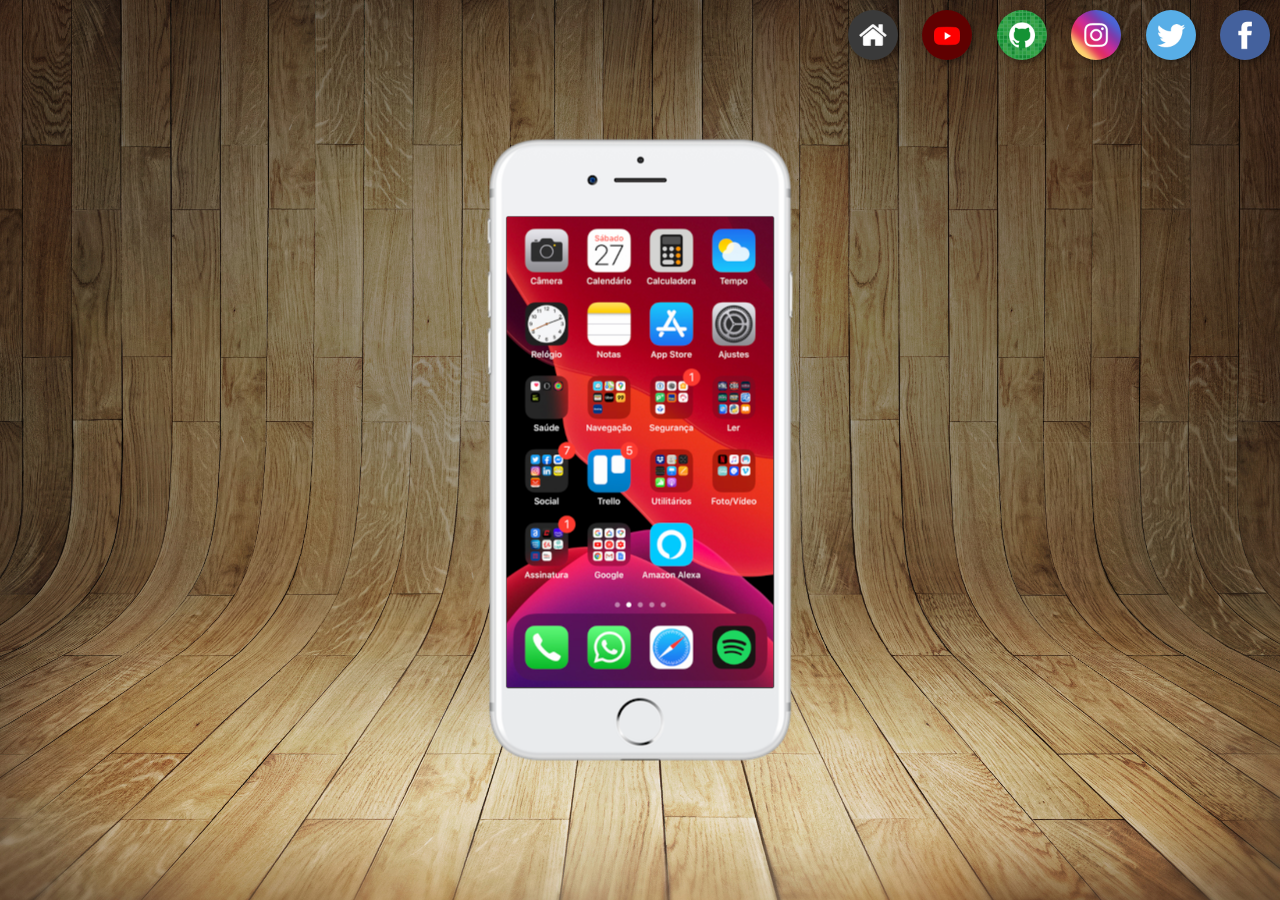
<file: projeto-redesnaoseioque/index.html>
<!DOCTYPE html>
<html lang="pt-br">
<head>
    <meta charset="UTF-8">
    <meta name="viewport" content="width=device-width, initial-scale=1.0">
    <link rel="shortcut icon" href="favicon.ico" type="image/x-icon">
    <link rel="stylesheet" href="estilos/style.css">
    <title>projeto de redes sociais</title>
</head>
<body>
    <main>
        <section id="telefone">
            <iframe src="imagens/tela-home.jpg" name="tela" id="tela" frameborder="0" ></iframe>
        </section>
        <section id="redes-sociais">
                <a href="#" target="tela"><img src="imagens/logo-home.jpg" alt="home"></a>
                <a href="../youtube.html" target="tela"><img src="imagens/logo-youtube.jpg" alt="youtube"></a>
                <a href="../GITHUB.HTML" target="tela"><img src="imagens/logo-github.jpg" alt="github"></a>
                <a href="../instagram.html" target="tela"><img src="imagens/logo-instagram.jpg" alt="instagram"></a>
                <a href="../twitter.html" target="tela"><img src="imagens/logo-twitter.jpg" alt="twitter"></a>
                <a href="../facebook.html" target="tela"><img src="imagens/logo-facebook.jpg" alt="facebook"></a>
        </section>
    </main>
</body>
</html>
</file>
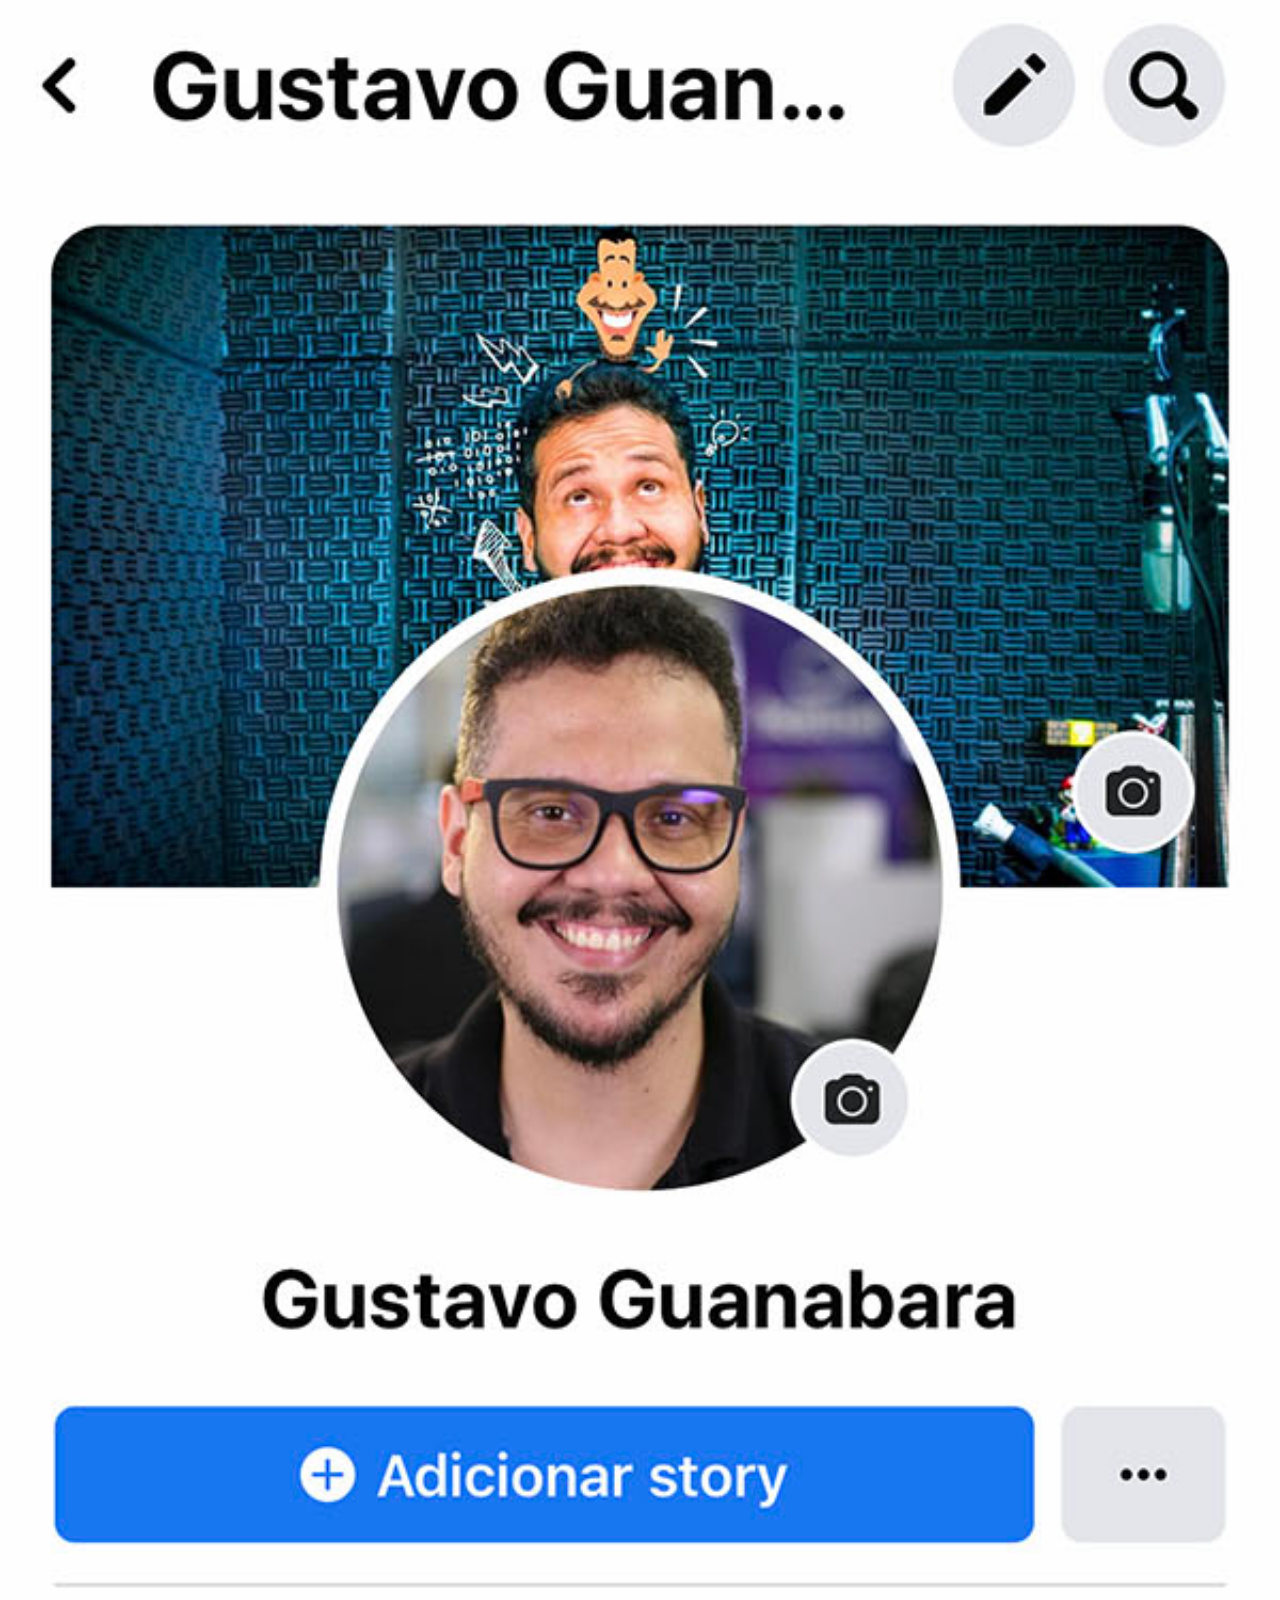
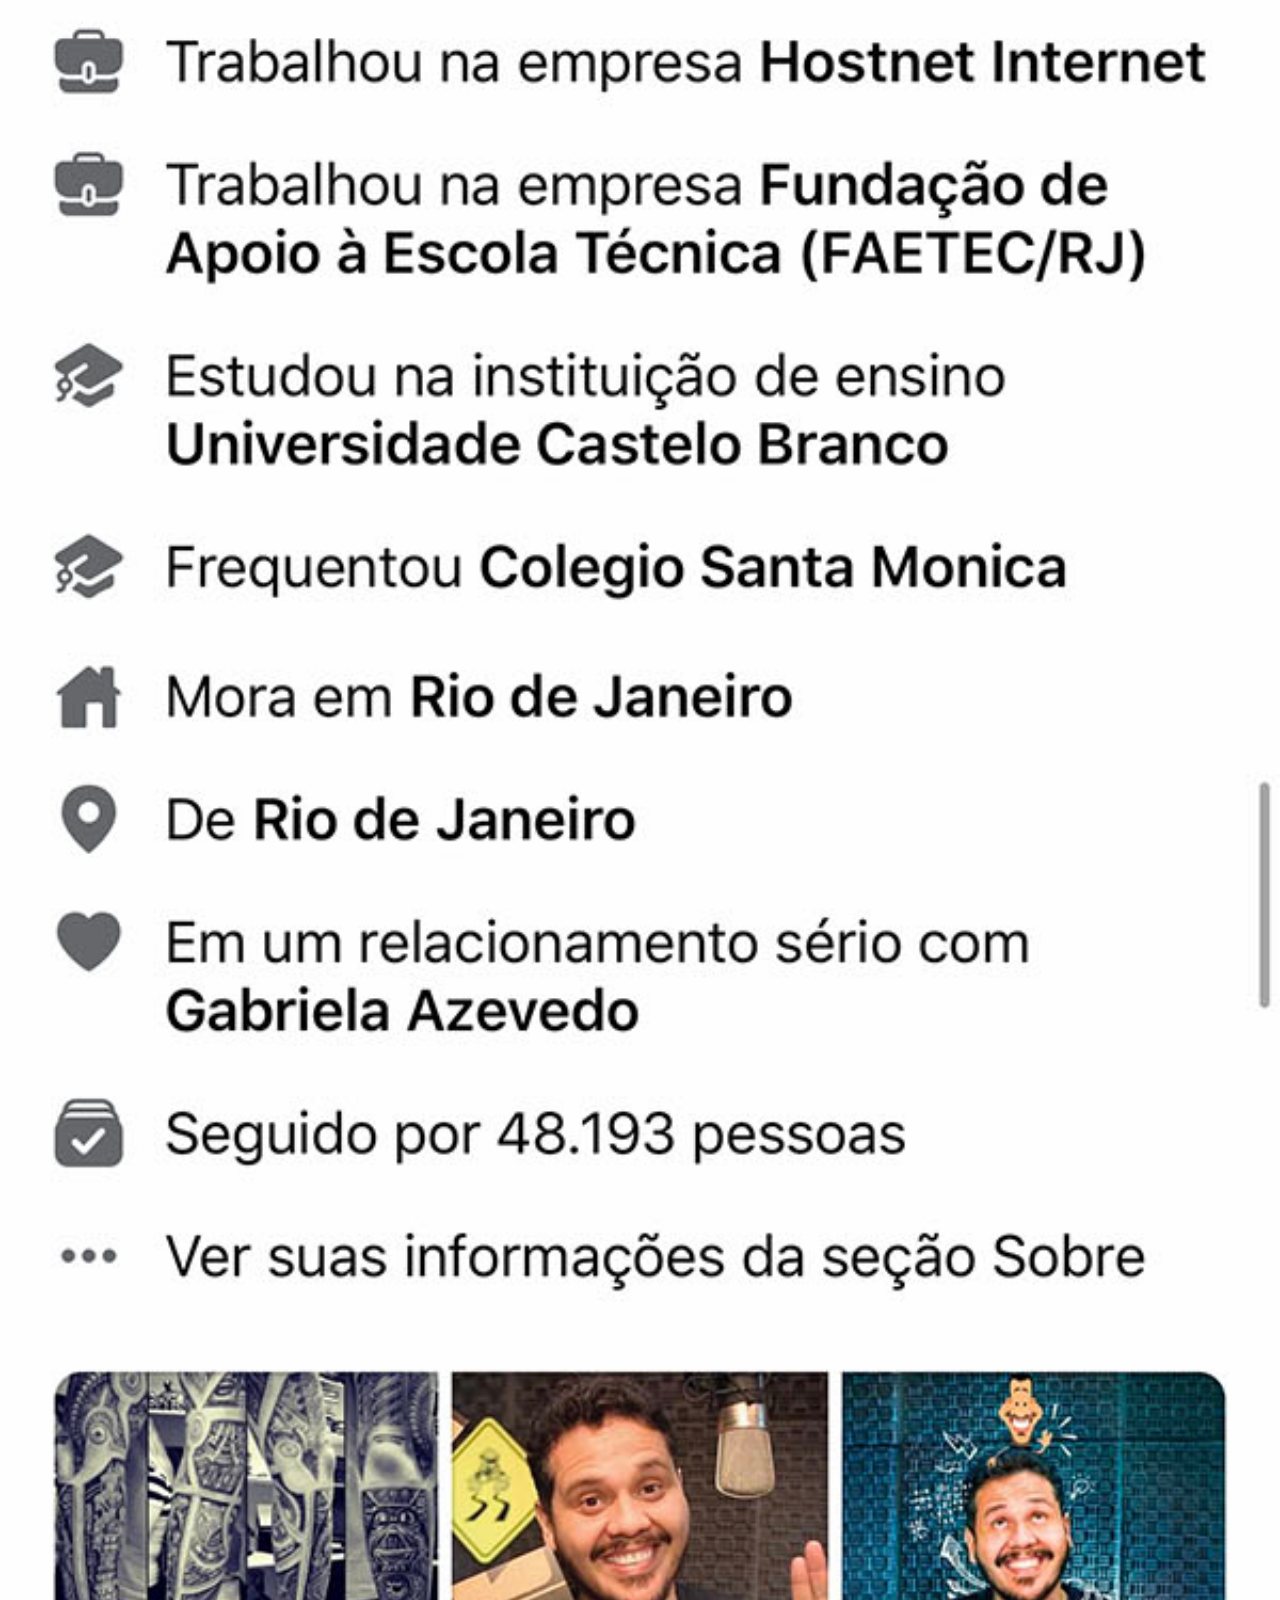
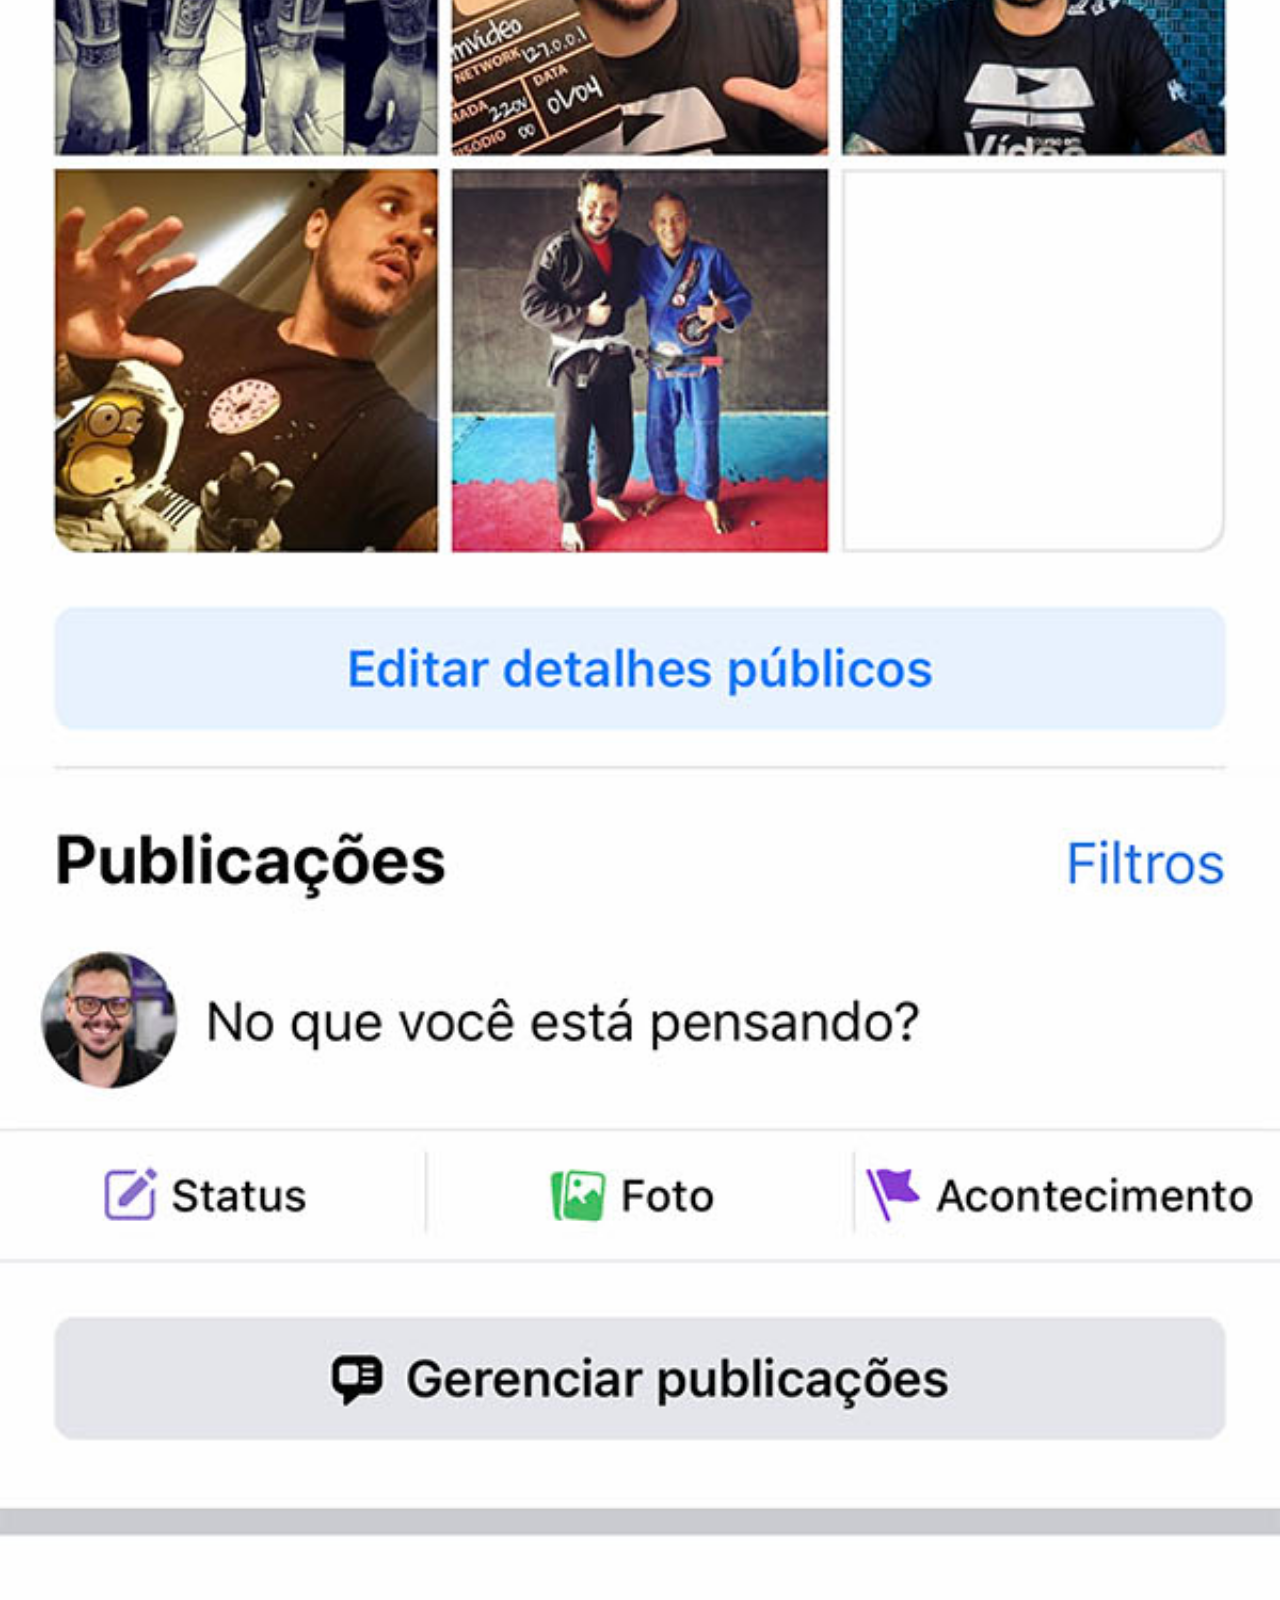
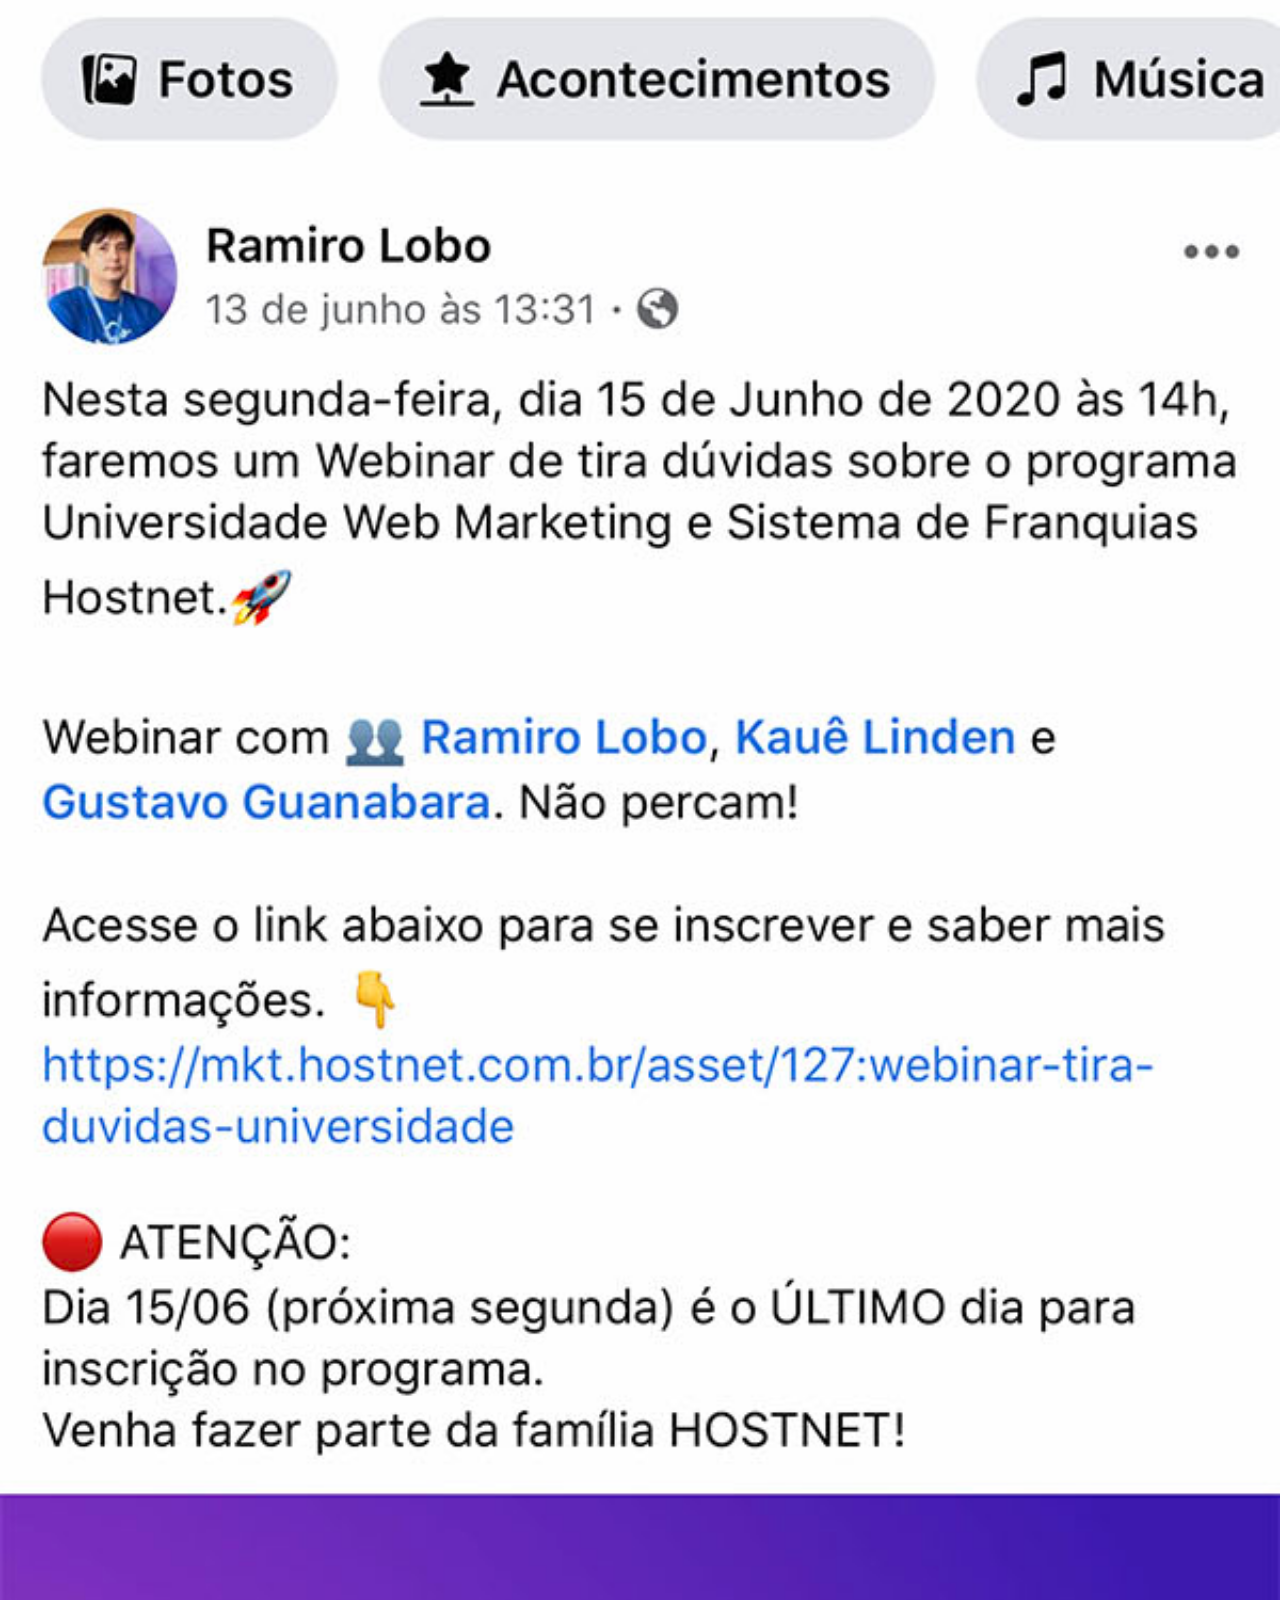
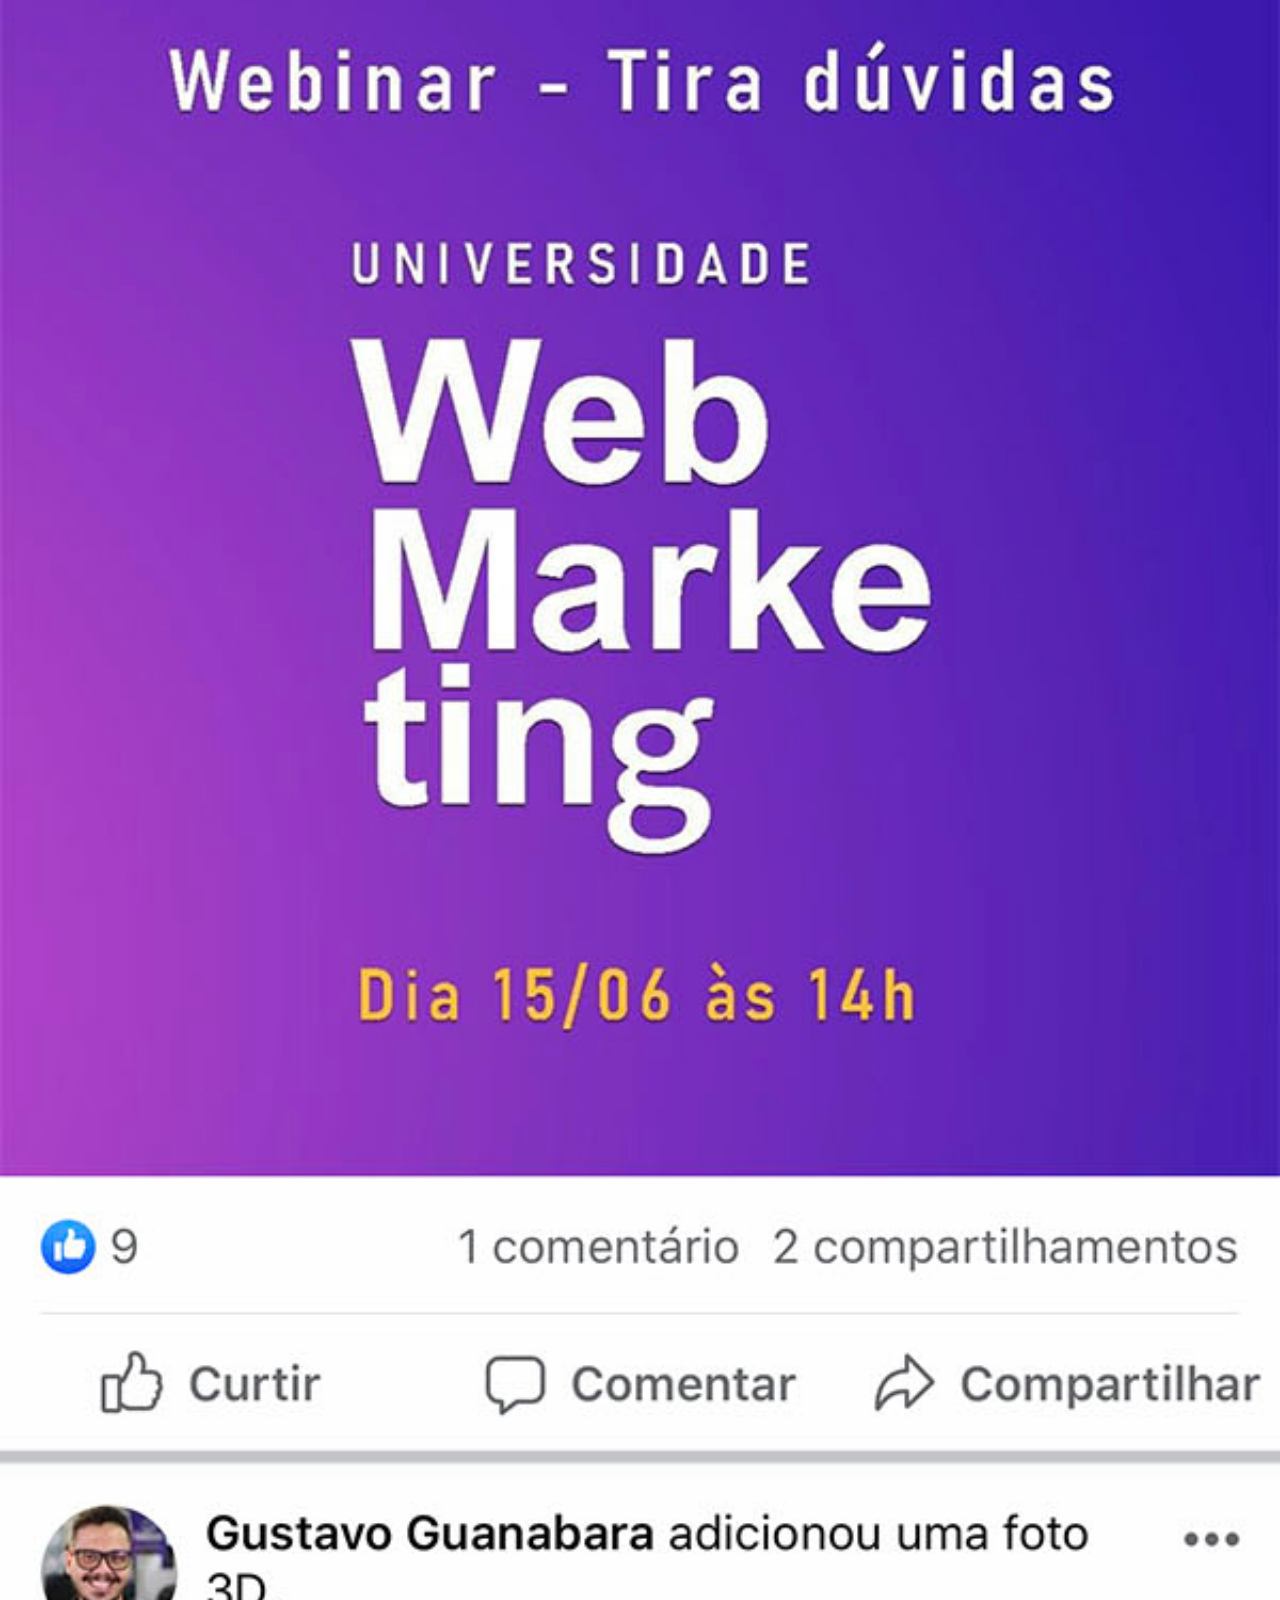
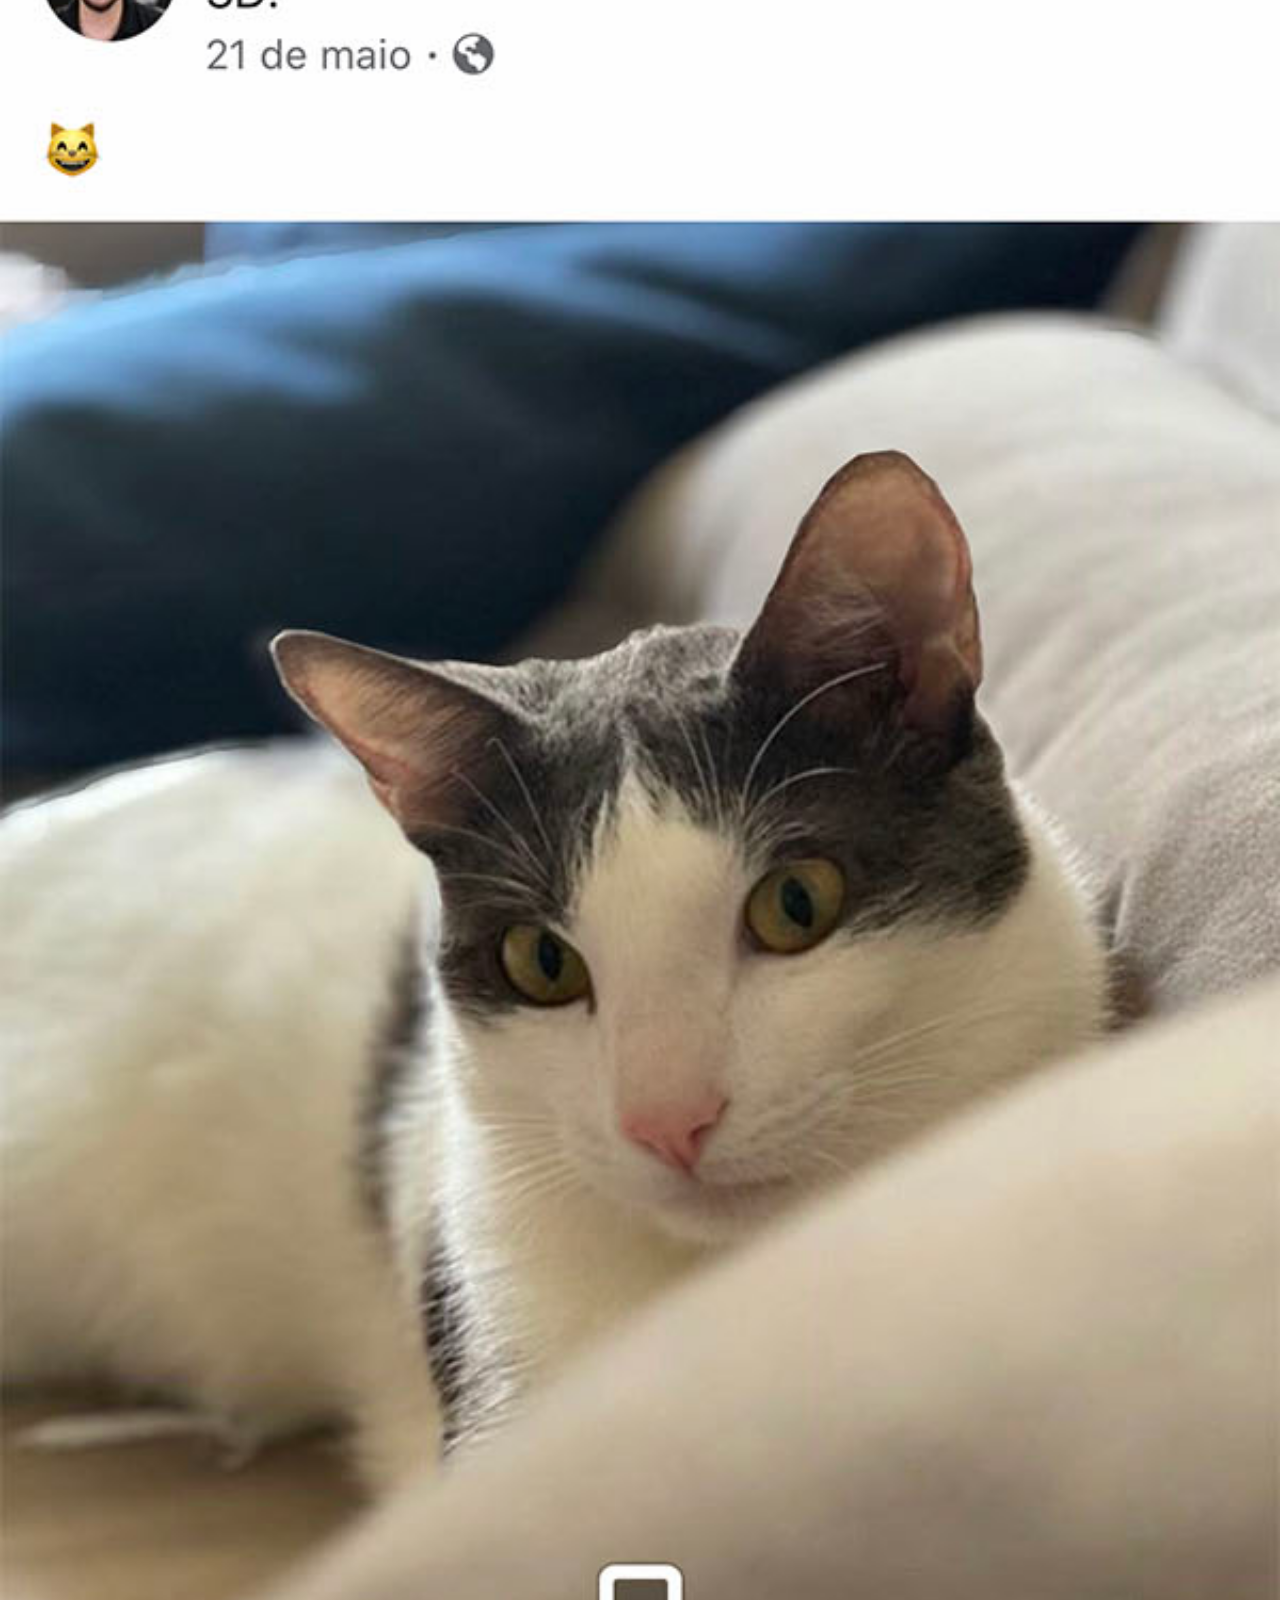
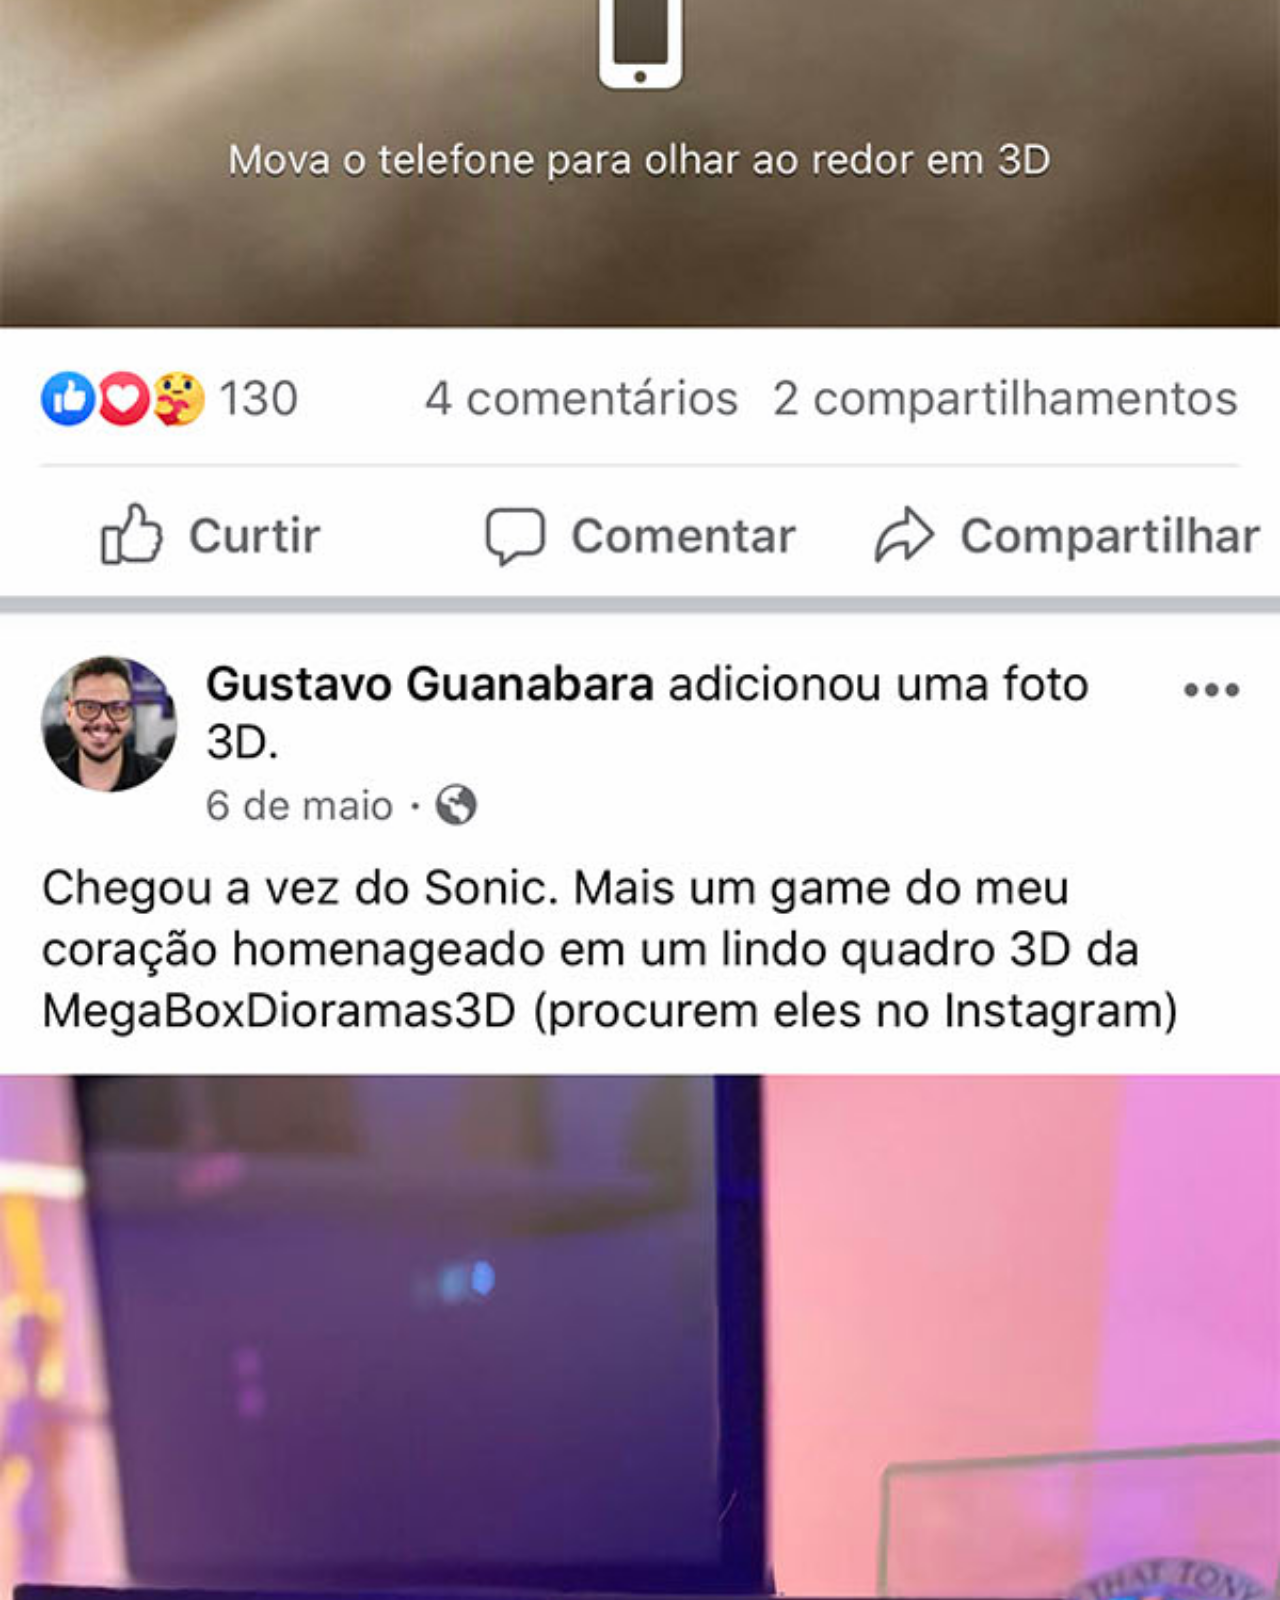
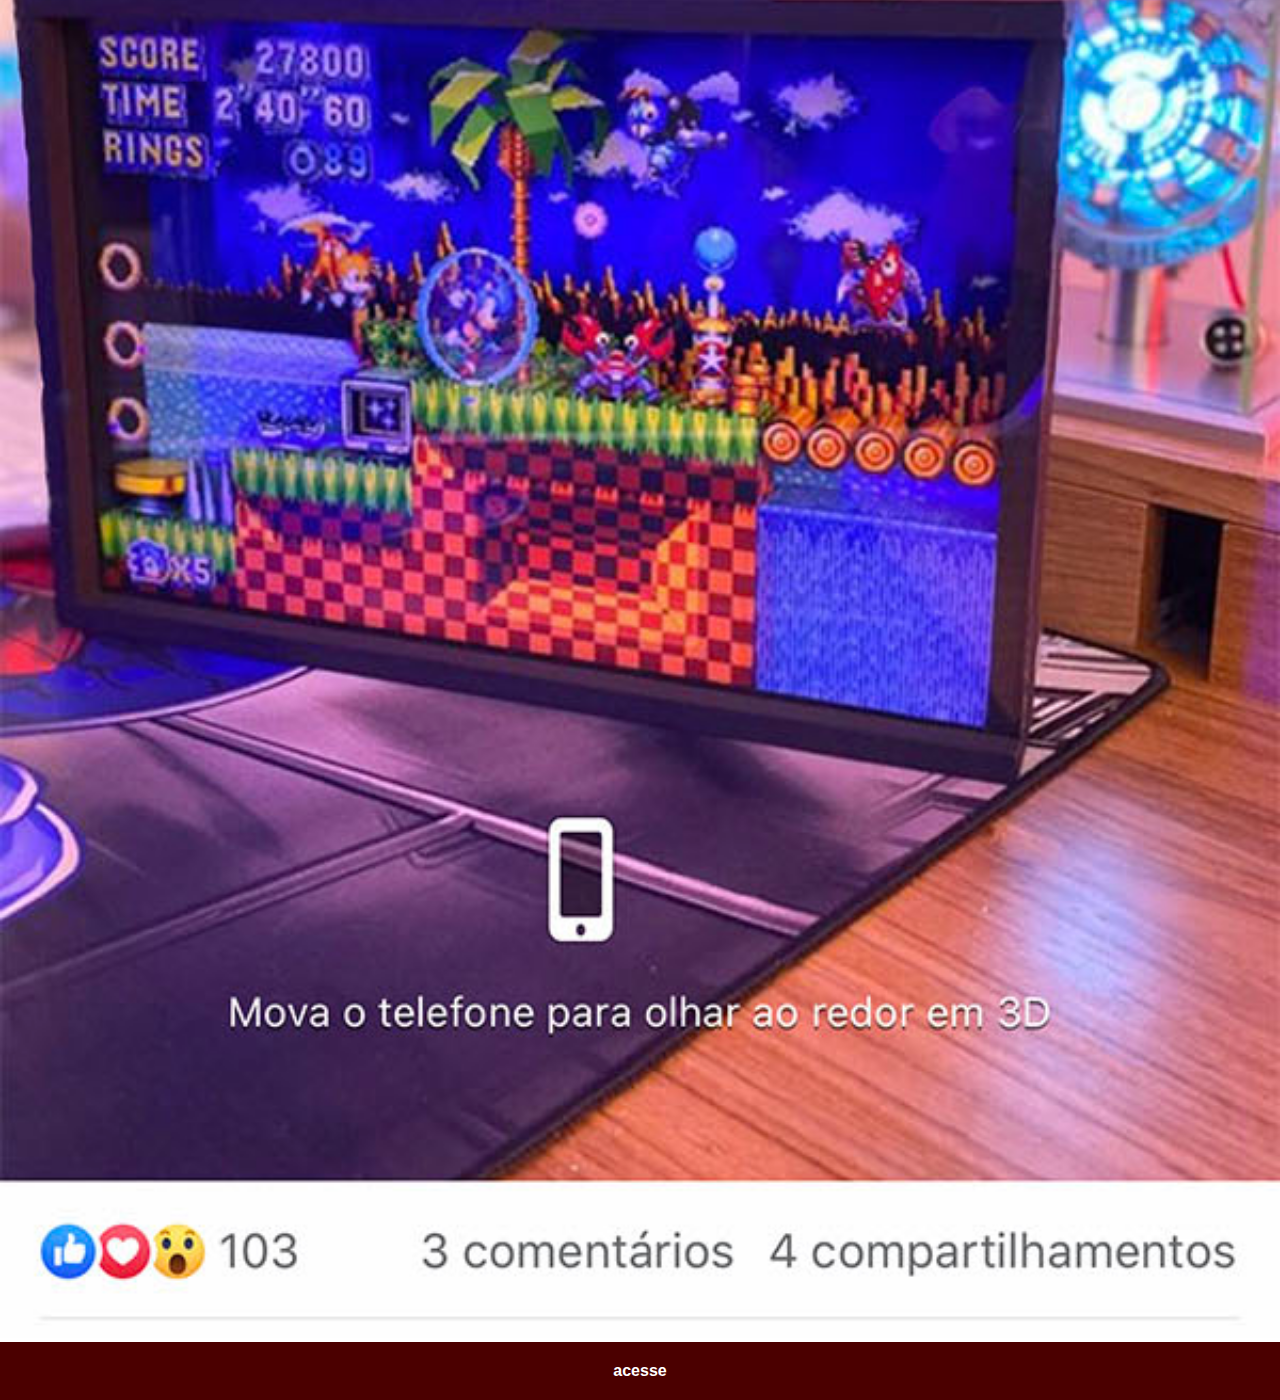
<file: facebook.html>
<!DOCTYPE html>
<html lang="pt-br">
<head>
    <meta charset="UTF-8">
    <meta name="viewport" content="width=device-width, initial-scale=1.0">
    <title>Document</title>
    <style>
        * {
          margin: 0px;
          padding: 0px;
          font-family: Arial, Helvetica, sans-serif
        }
        img {
            width: 100vw;
        }
        ::-webkit-scrollbar {
            width: 0px;
            height: 0px;
        }
        a {
            background-color: rgb(75, 0, 0);
            color: white;
            display: block;
            padding: 20px;
            text-align: center;
            font-weight: bolder;
            text-decoration: none;
        }
        a:hover {
            background-color: red;
        }
</style>
</head>
<body>
    <img src="projeto-redesnaoseioque/imagens/tela-facebook.jpg" alt="facebook">
    <a href="https://www.facebook.com/gustavoguanabara/" target="_blank">acesse</a>
</body>
</html>
</file>
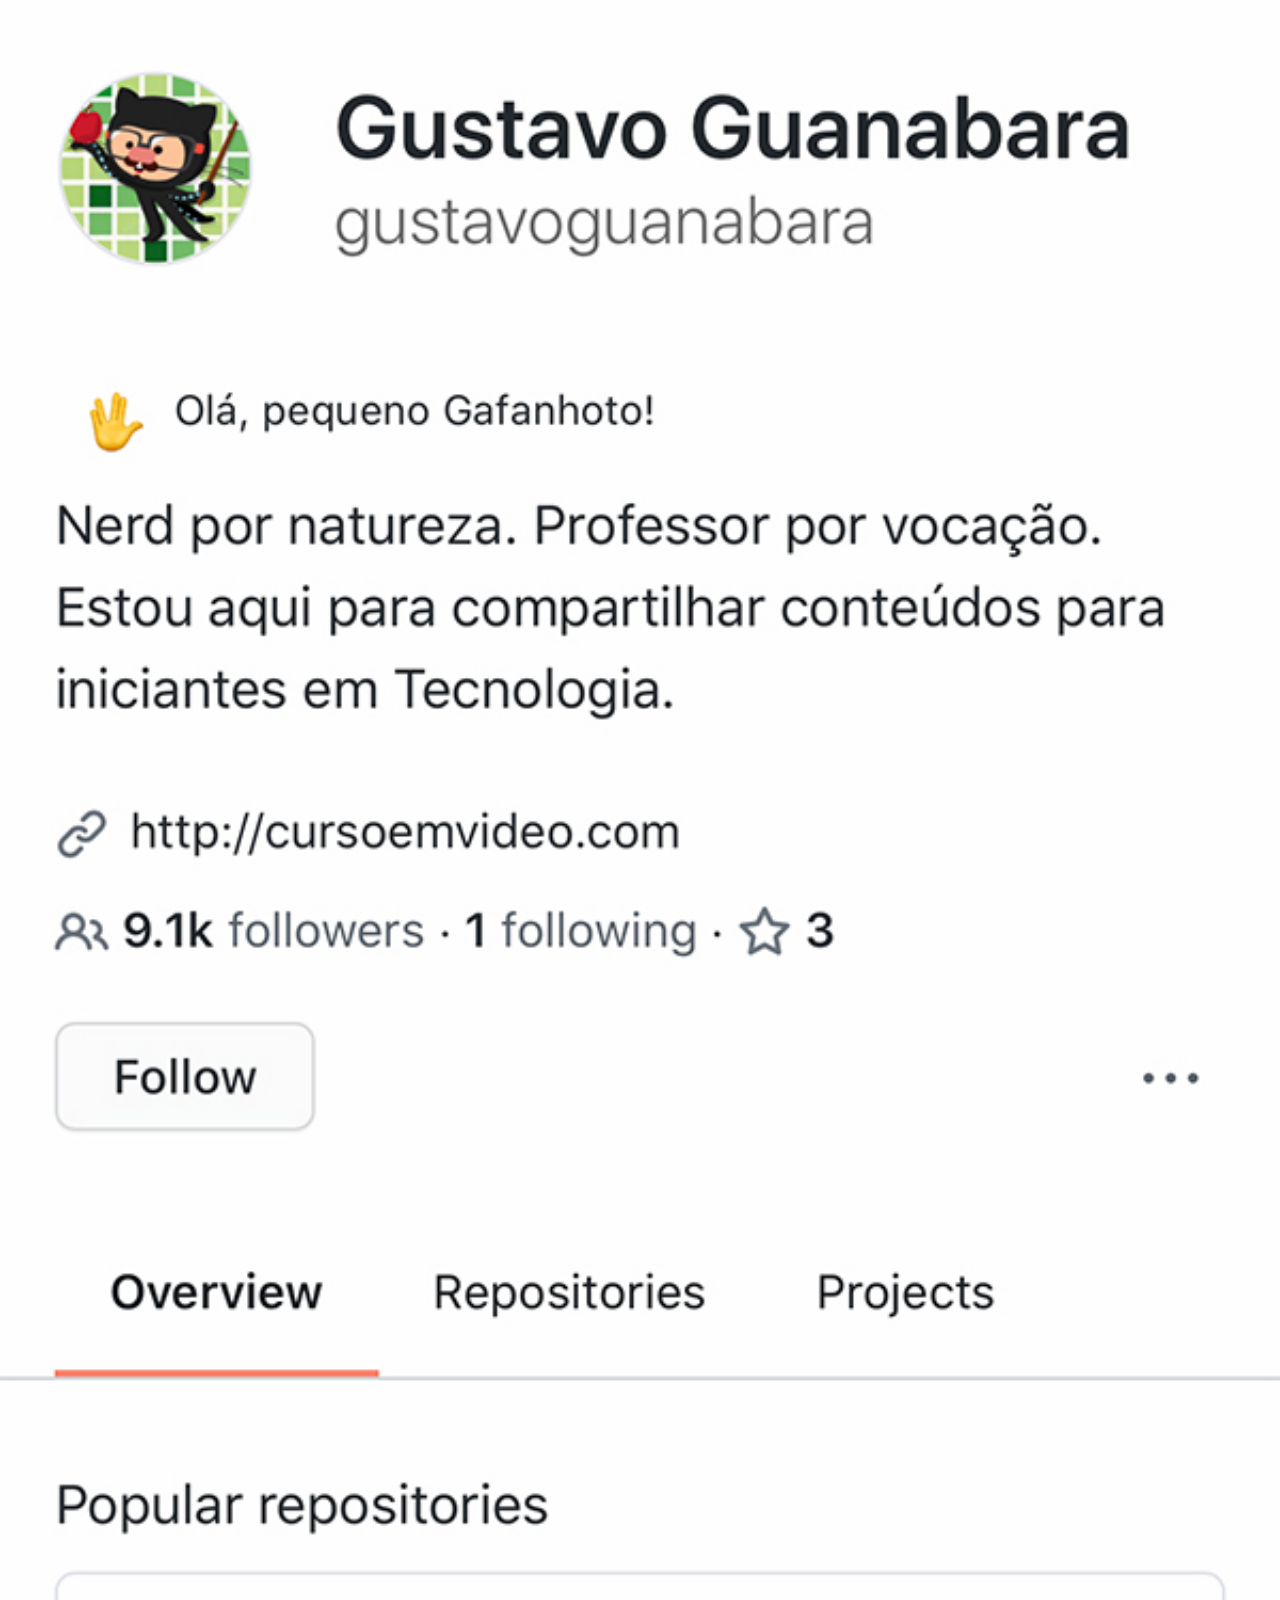
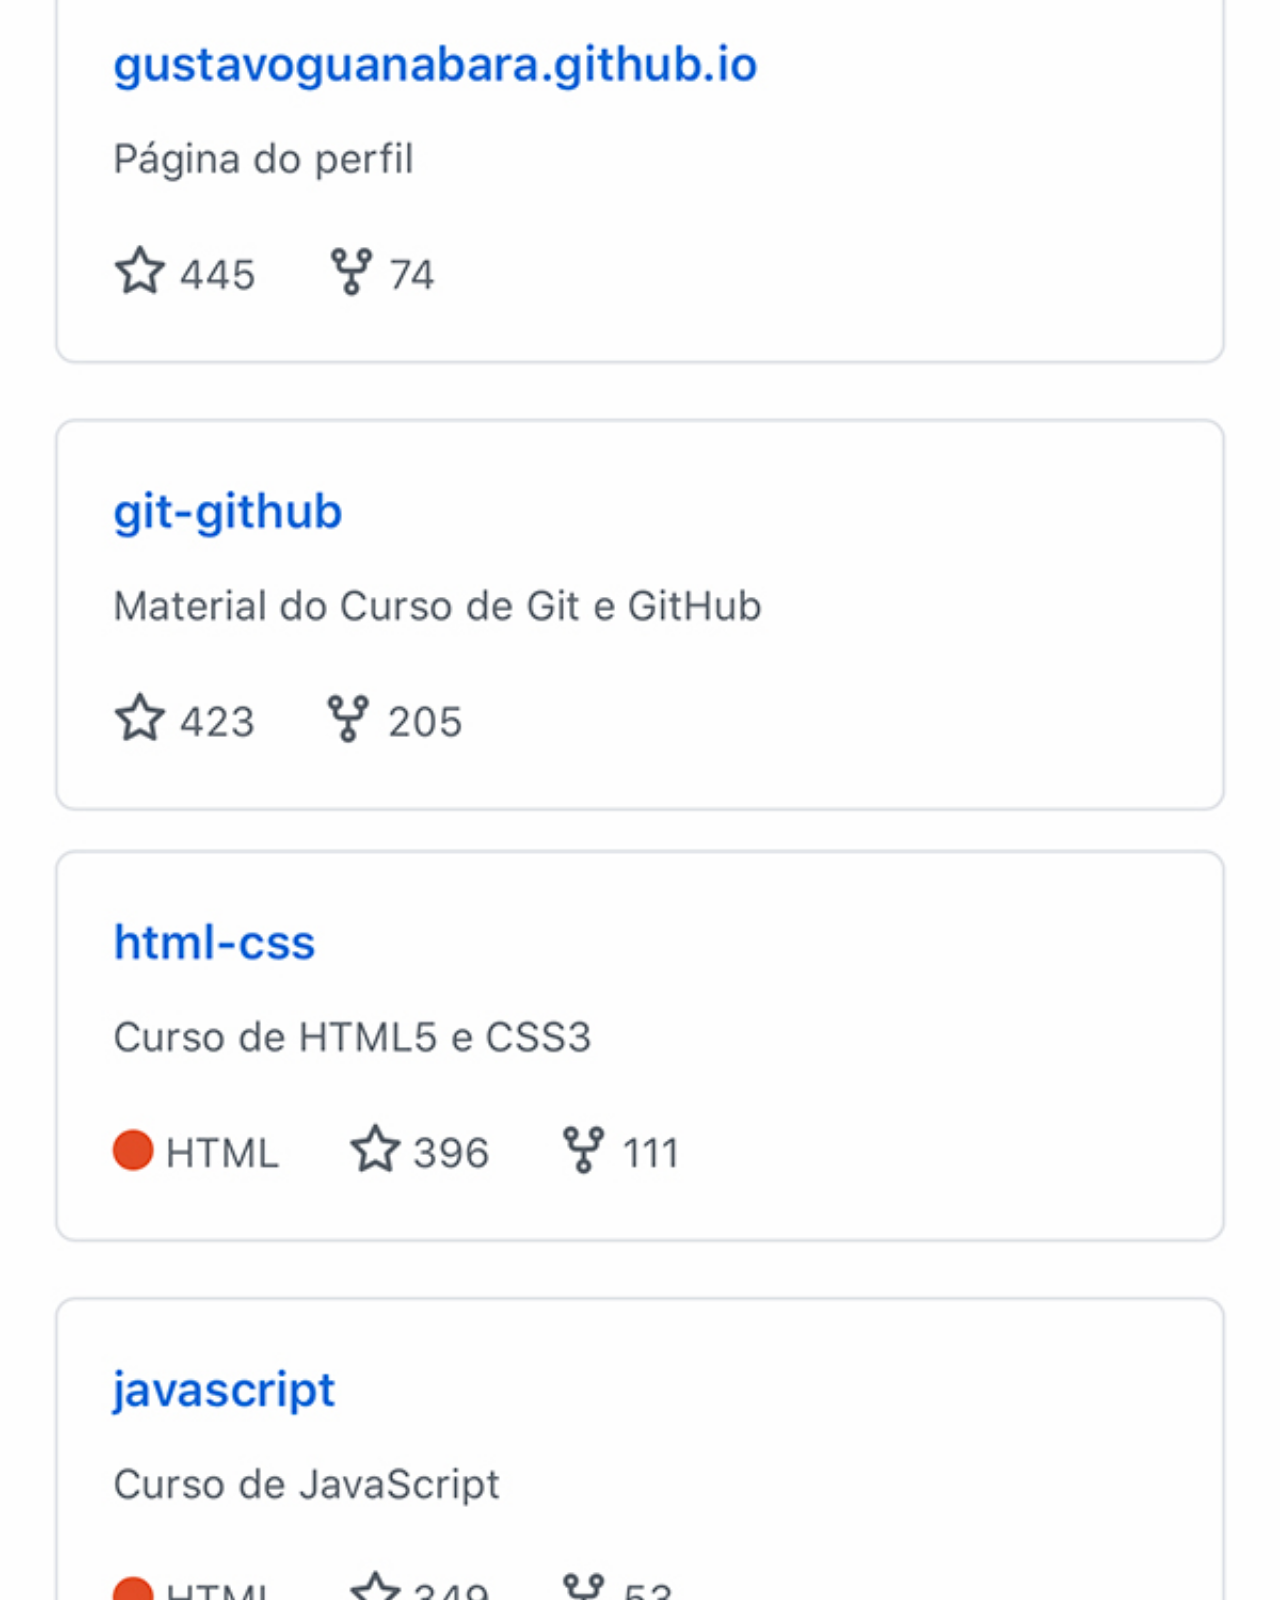
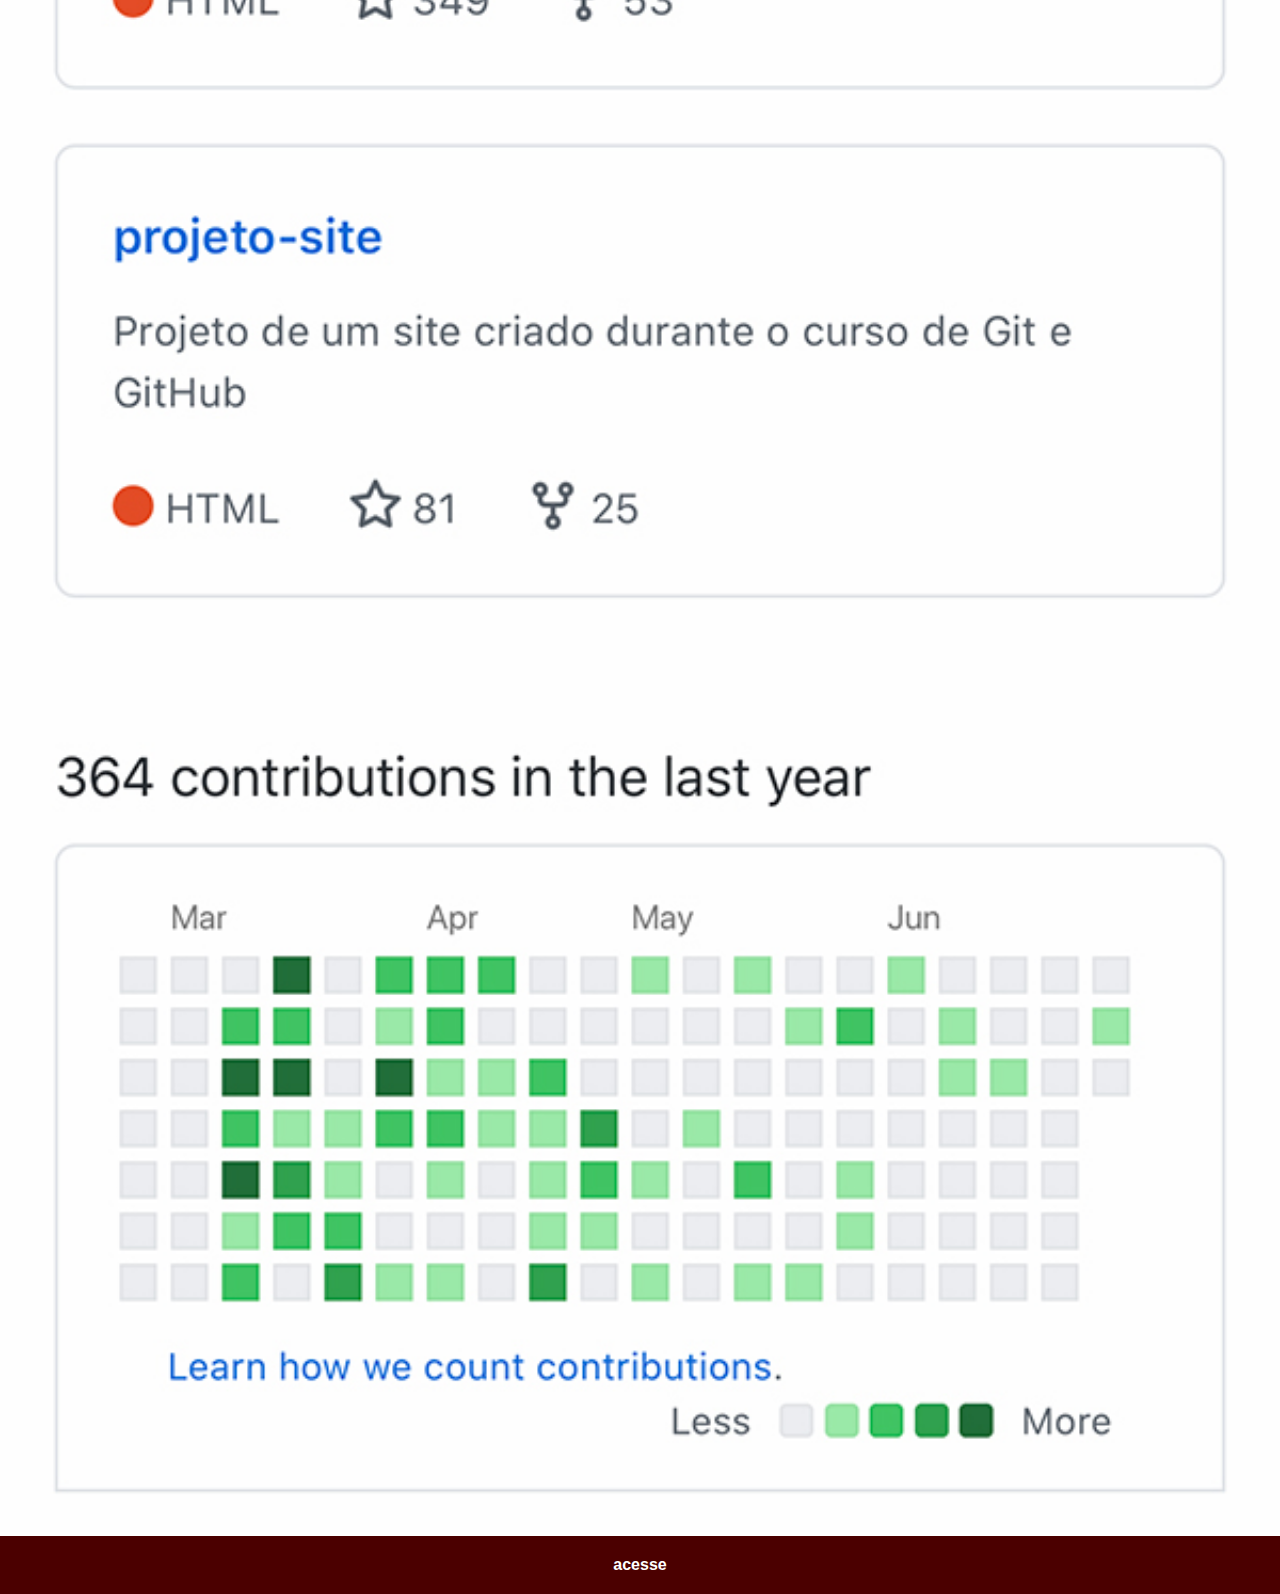
<file: GITHUB.HTML>
<!DOCTYPE html>
<html lang="pt-br">
<head>
    <meta charset="UTF-8">
    <meta name="viewport" content="width=device-width, initial-scale=1.0">
    <title>Document</title>
    <style>
        * {
          margin: 0px;
          padding: 0px;
          font-family: Arial, Helvetica, sans-serif
        }
        img {
            width: 100vw;
        }
        ::-webkit-scrollbar {
            width: 0px;
            height: 0px;
        }
        a {
            background-color: rgb(75, 0, 0);
            color: white;
            display: block;
            padding: 20px;
            text-align: center;
            font-weight: bolder;
            text-decoration: none;
        }
        a:hover {
            background-color: red;
        }
</style>
</head>
<body>
    <img src="projeto-redesnaoseioque/imagens/tela-github.jpg" alt="github">
    <a href="https://github.com/gustavoguanabara/" target="_blank">acesse</a>
</body>
</html>
</file>
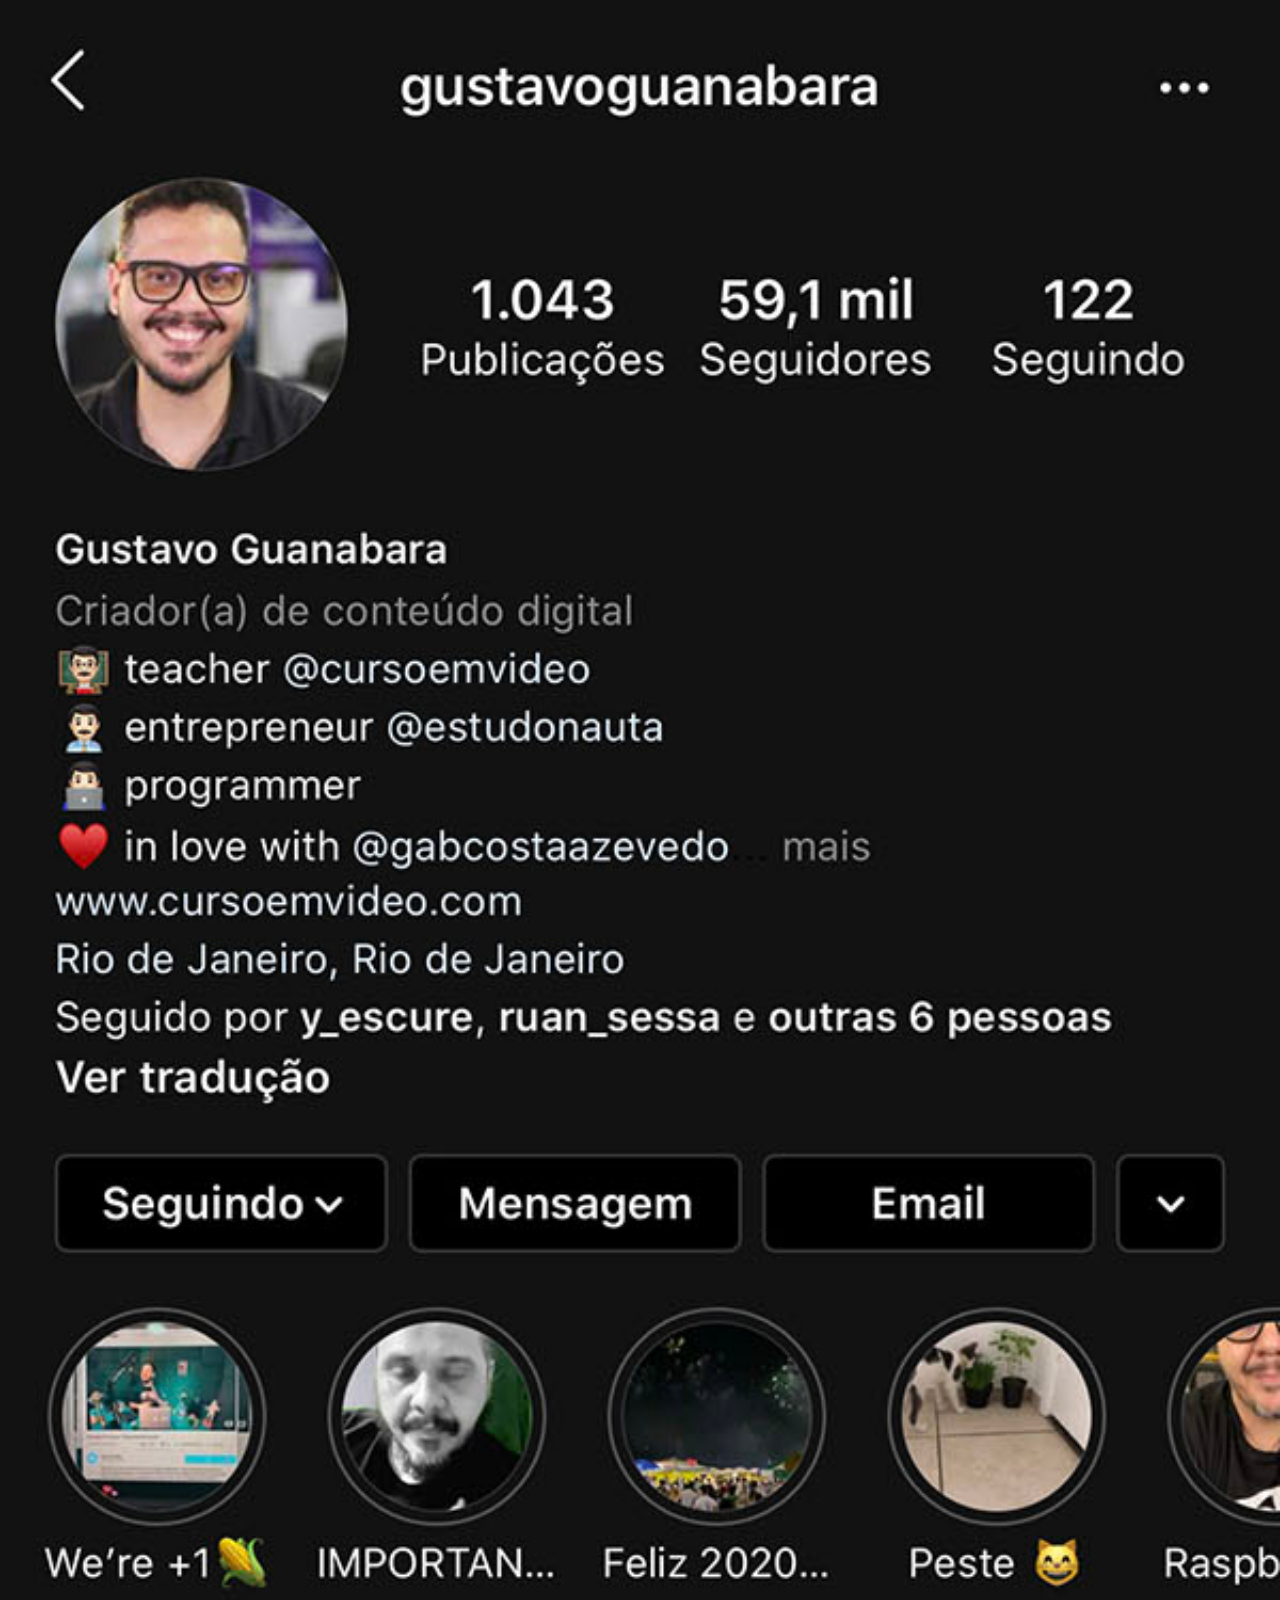
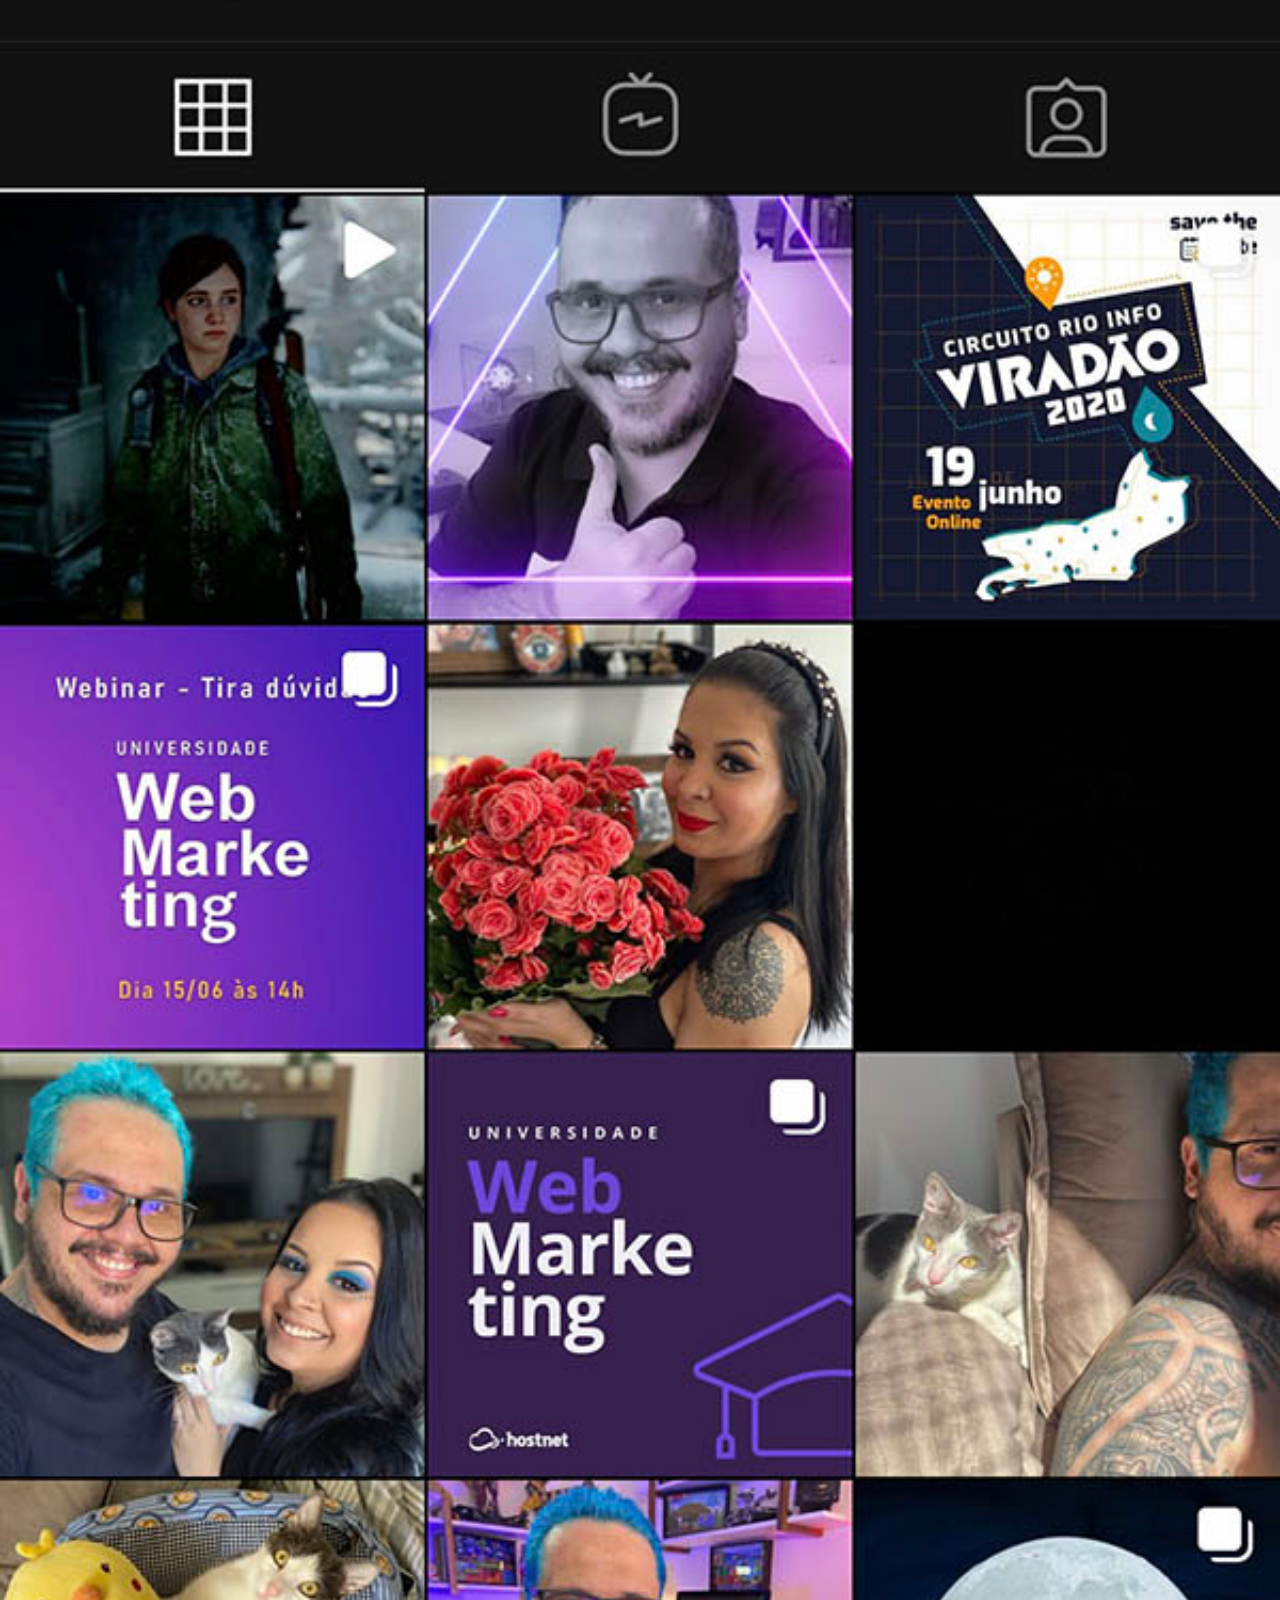
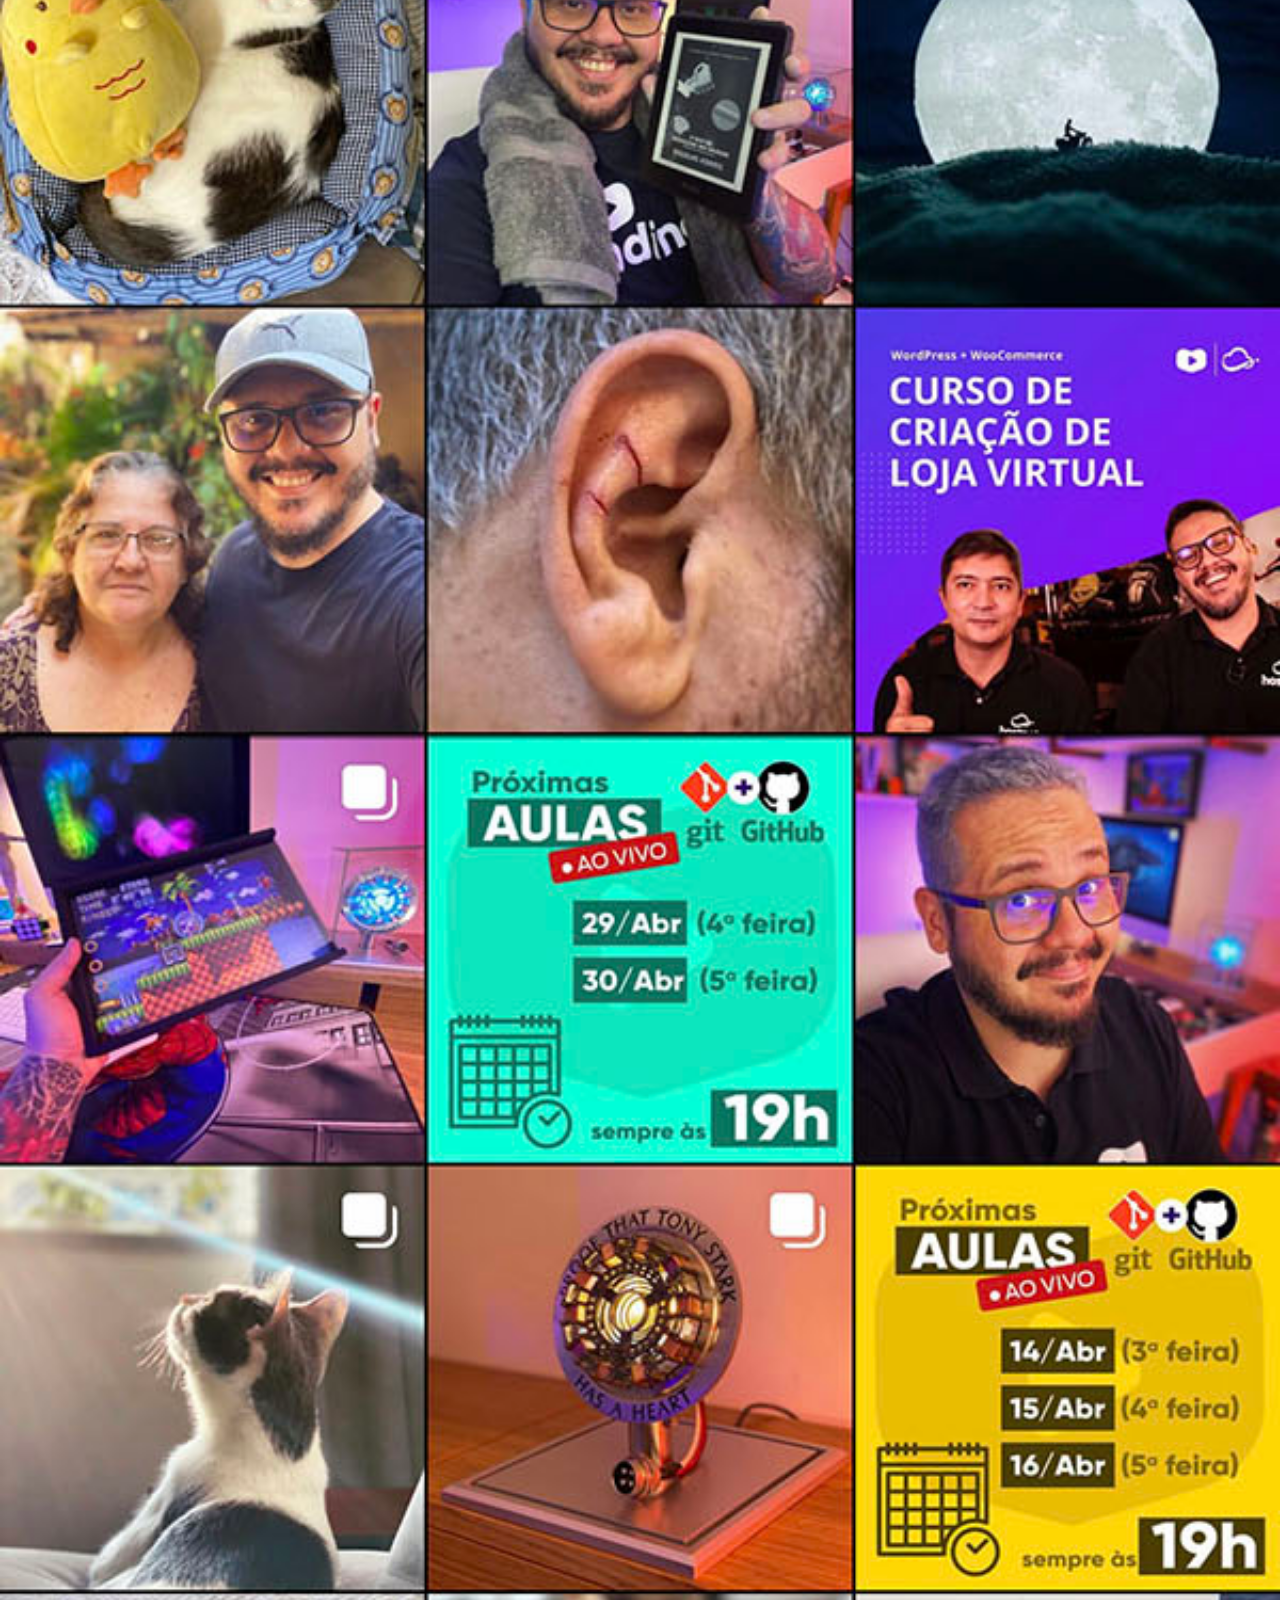
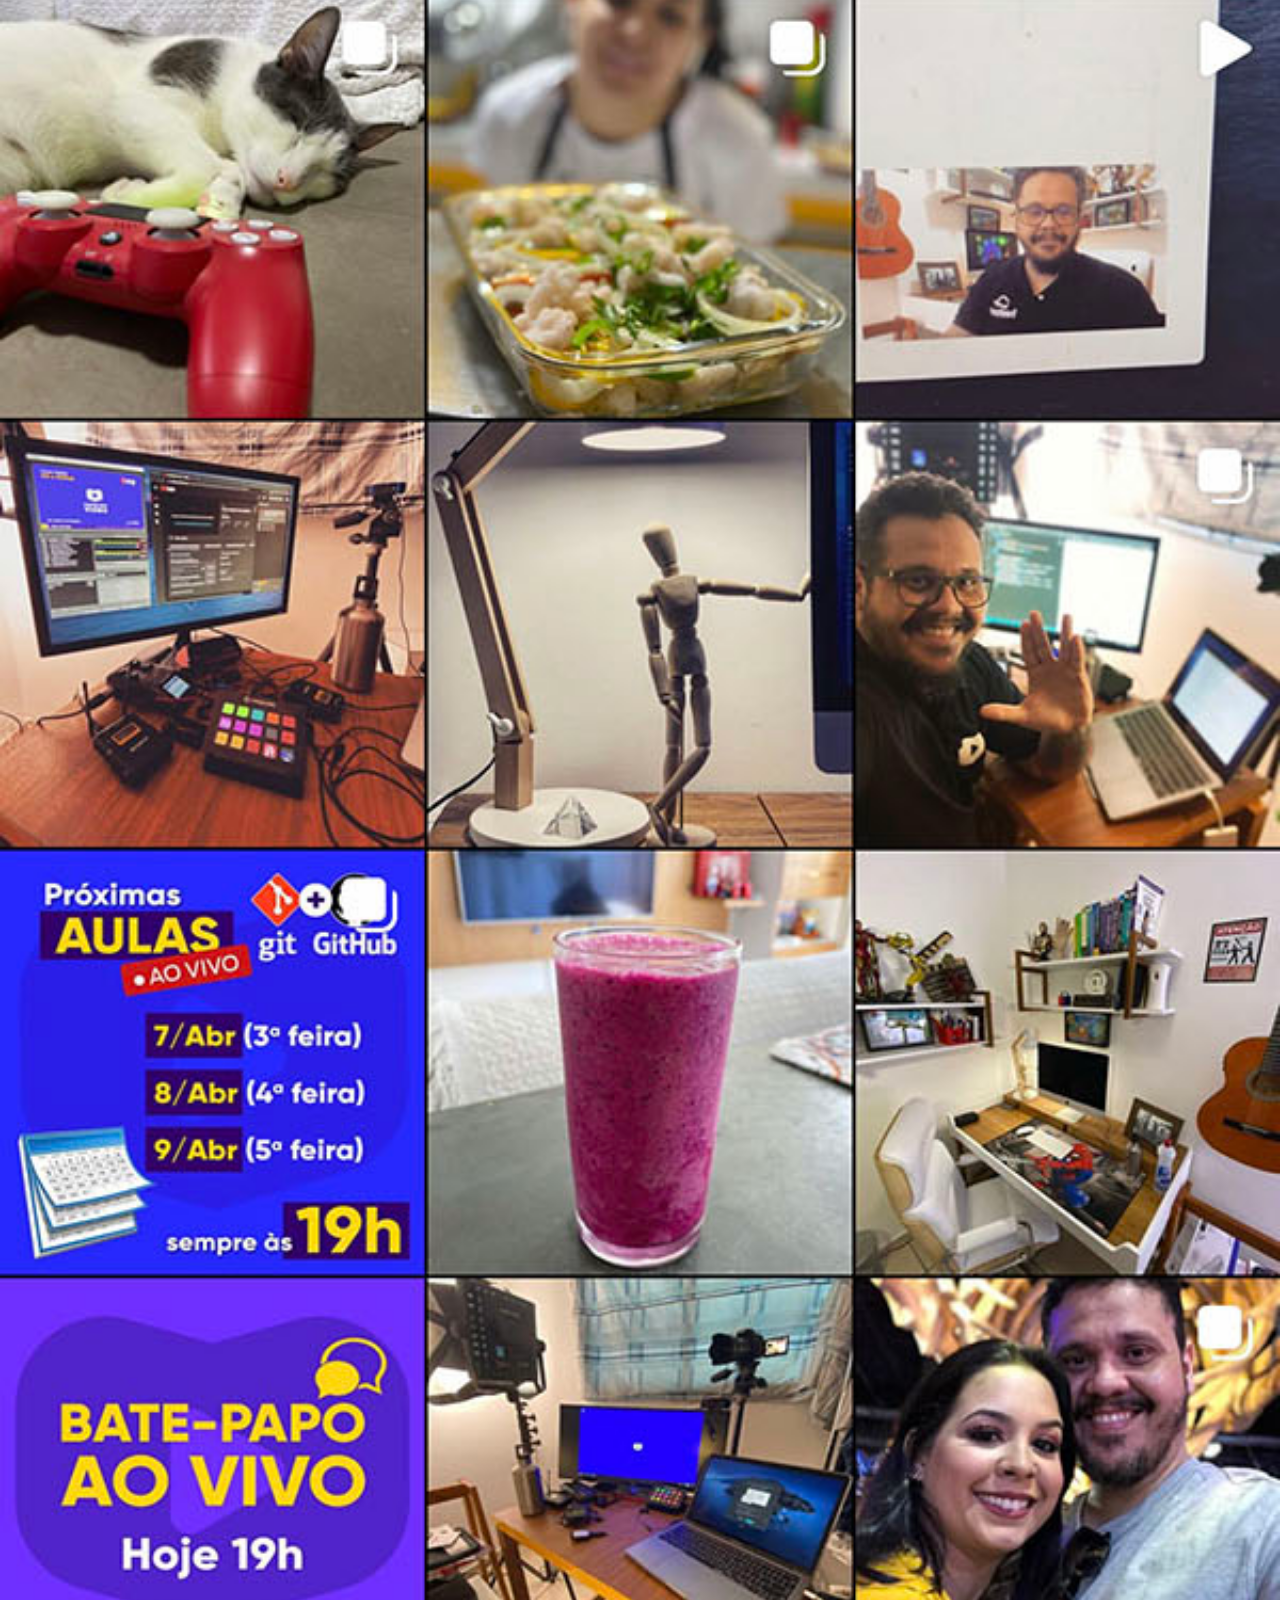
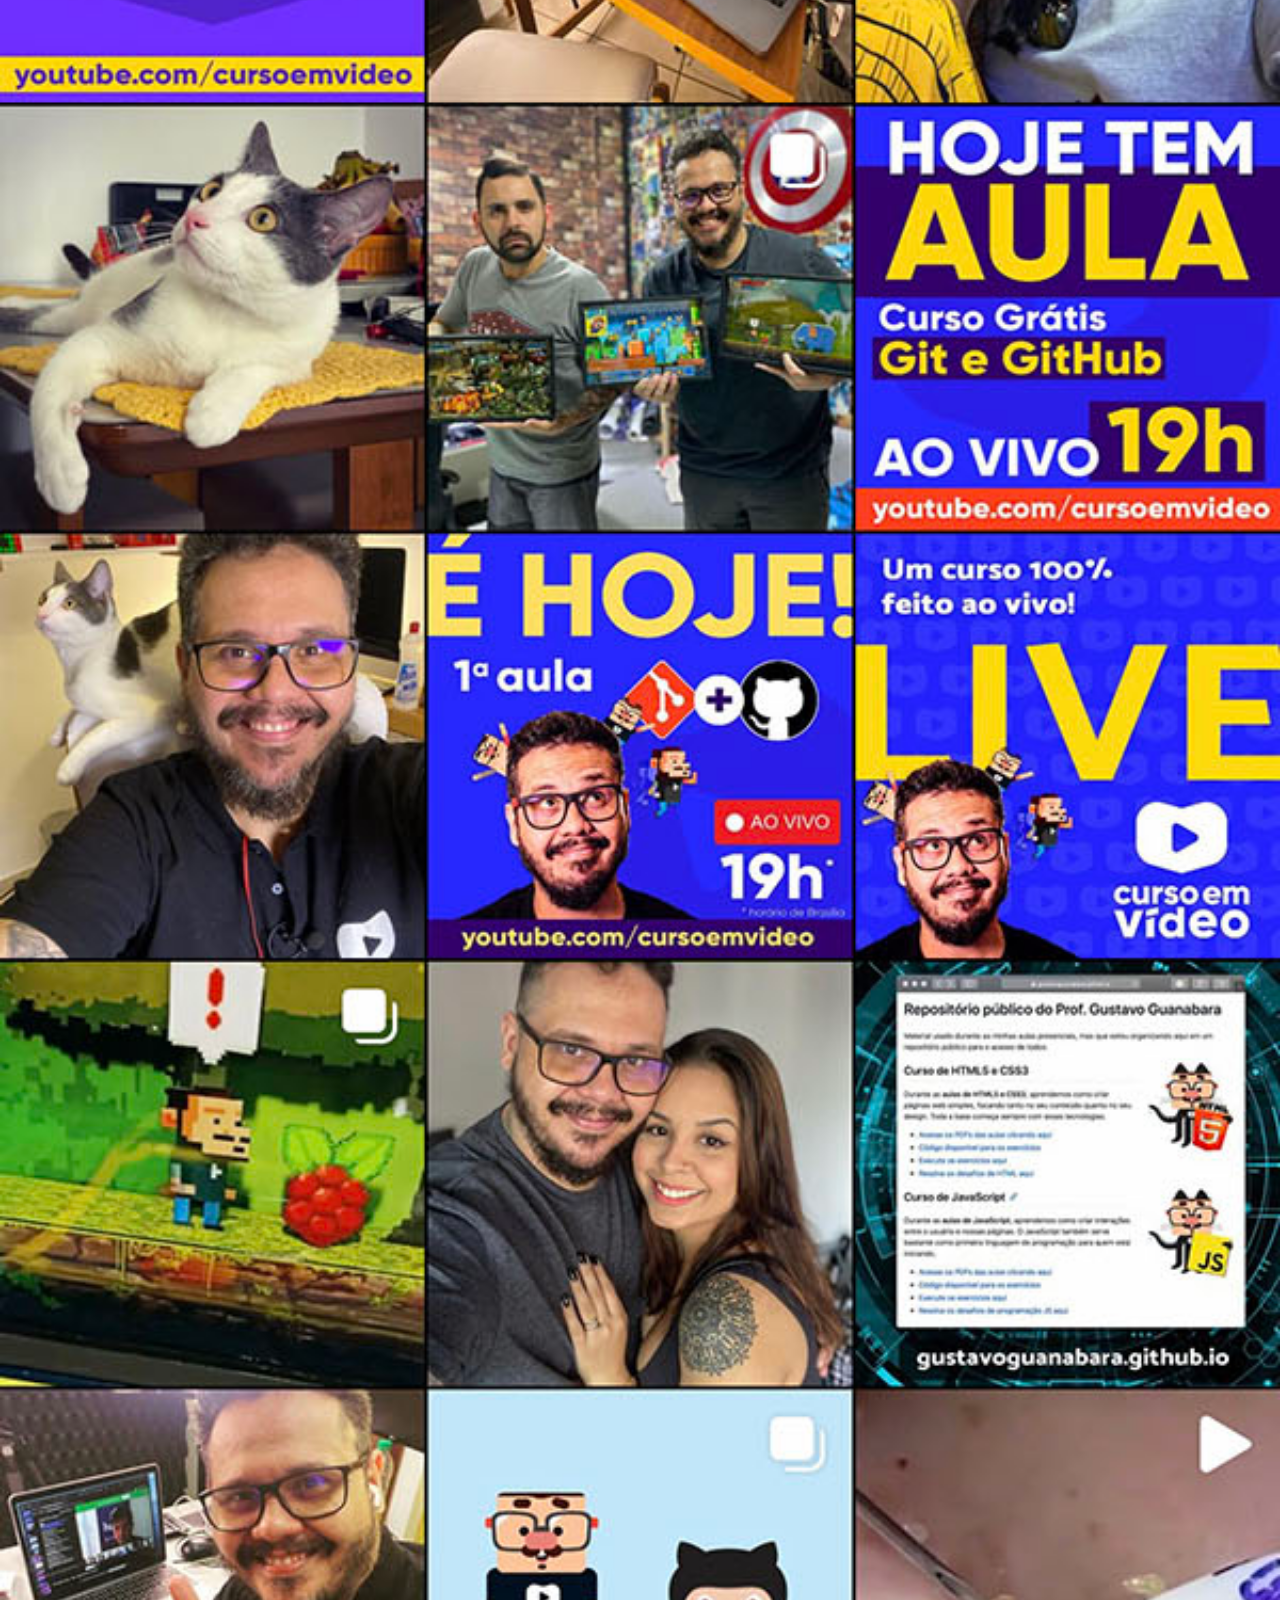
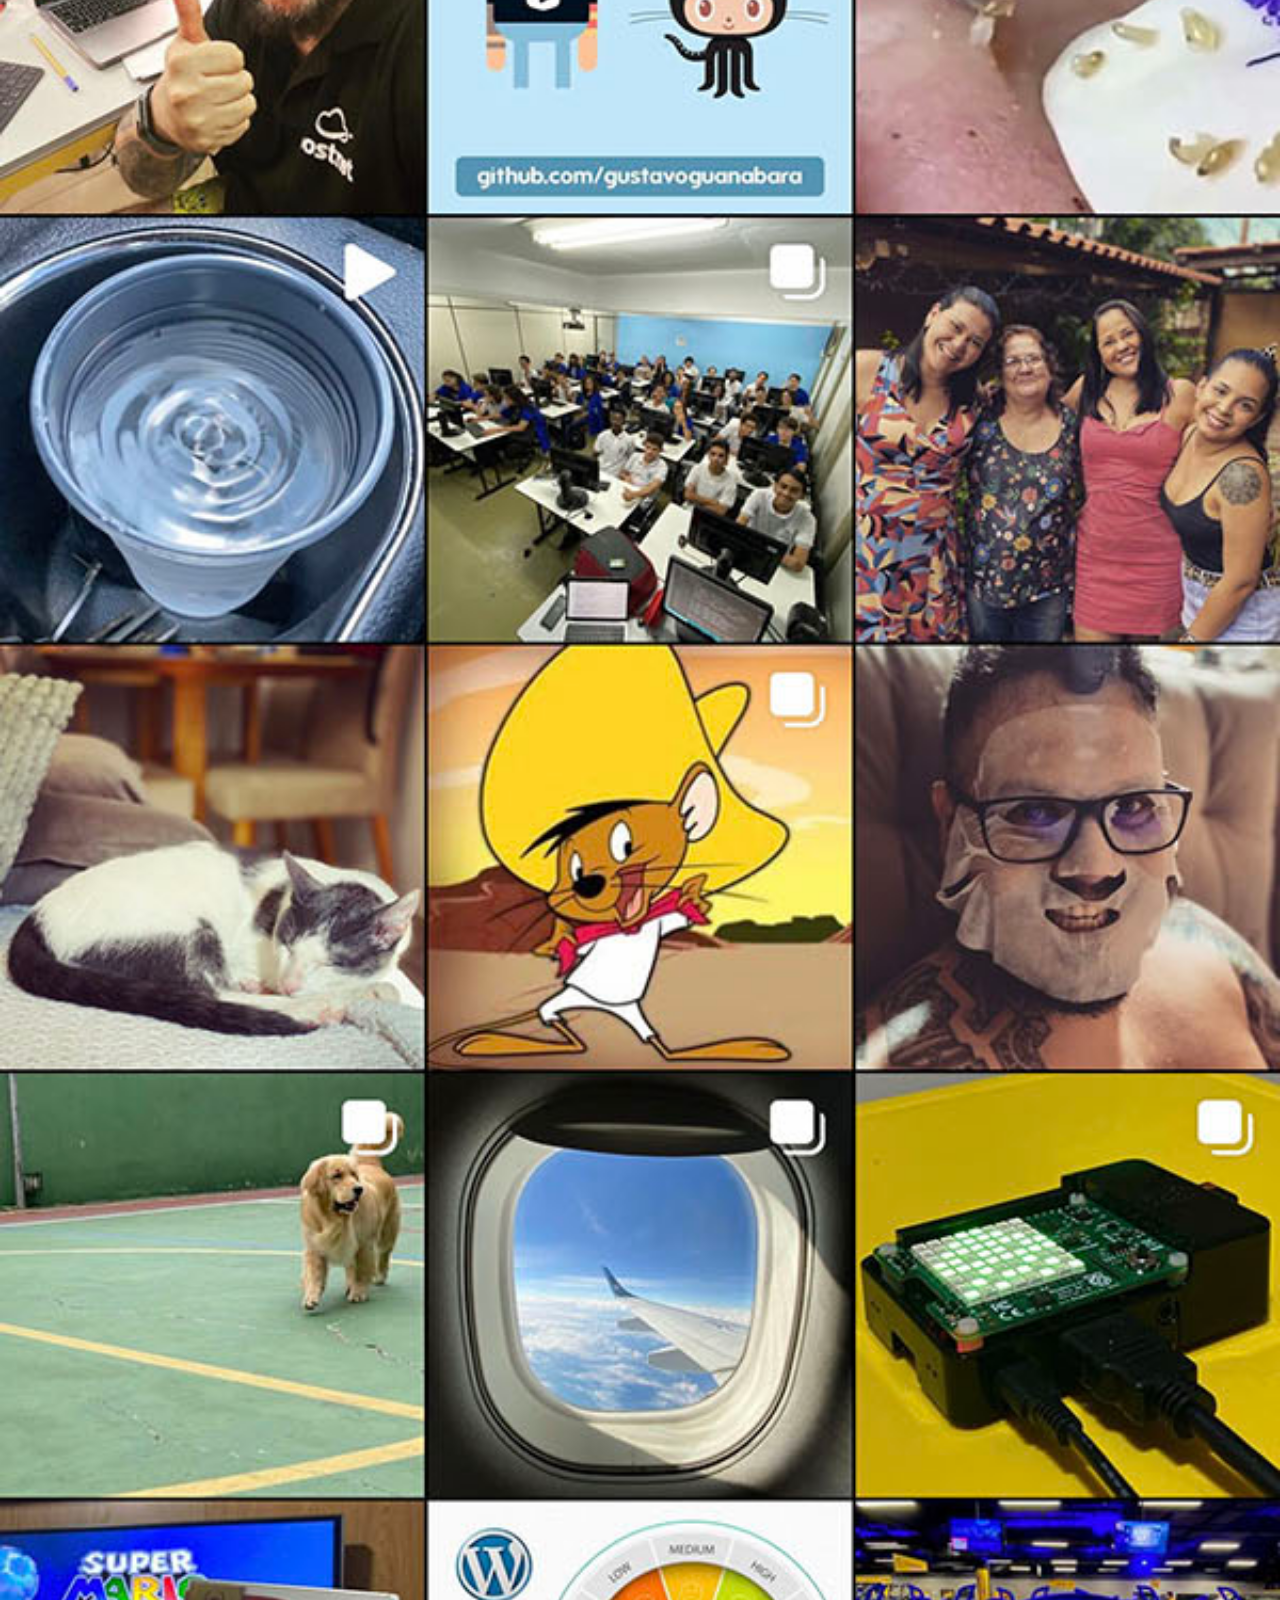
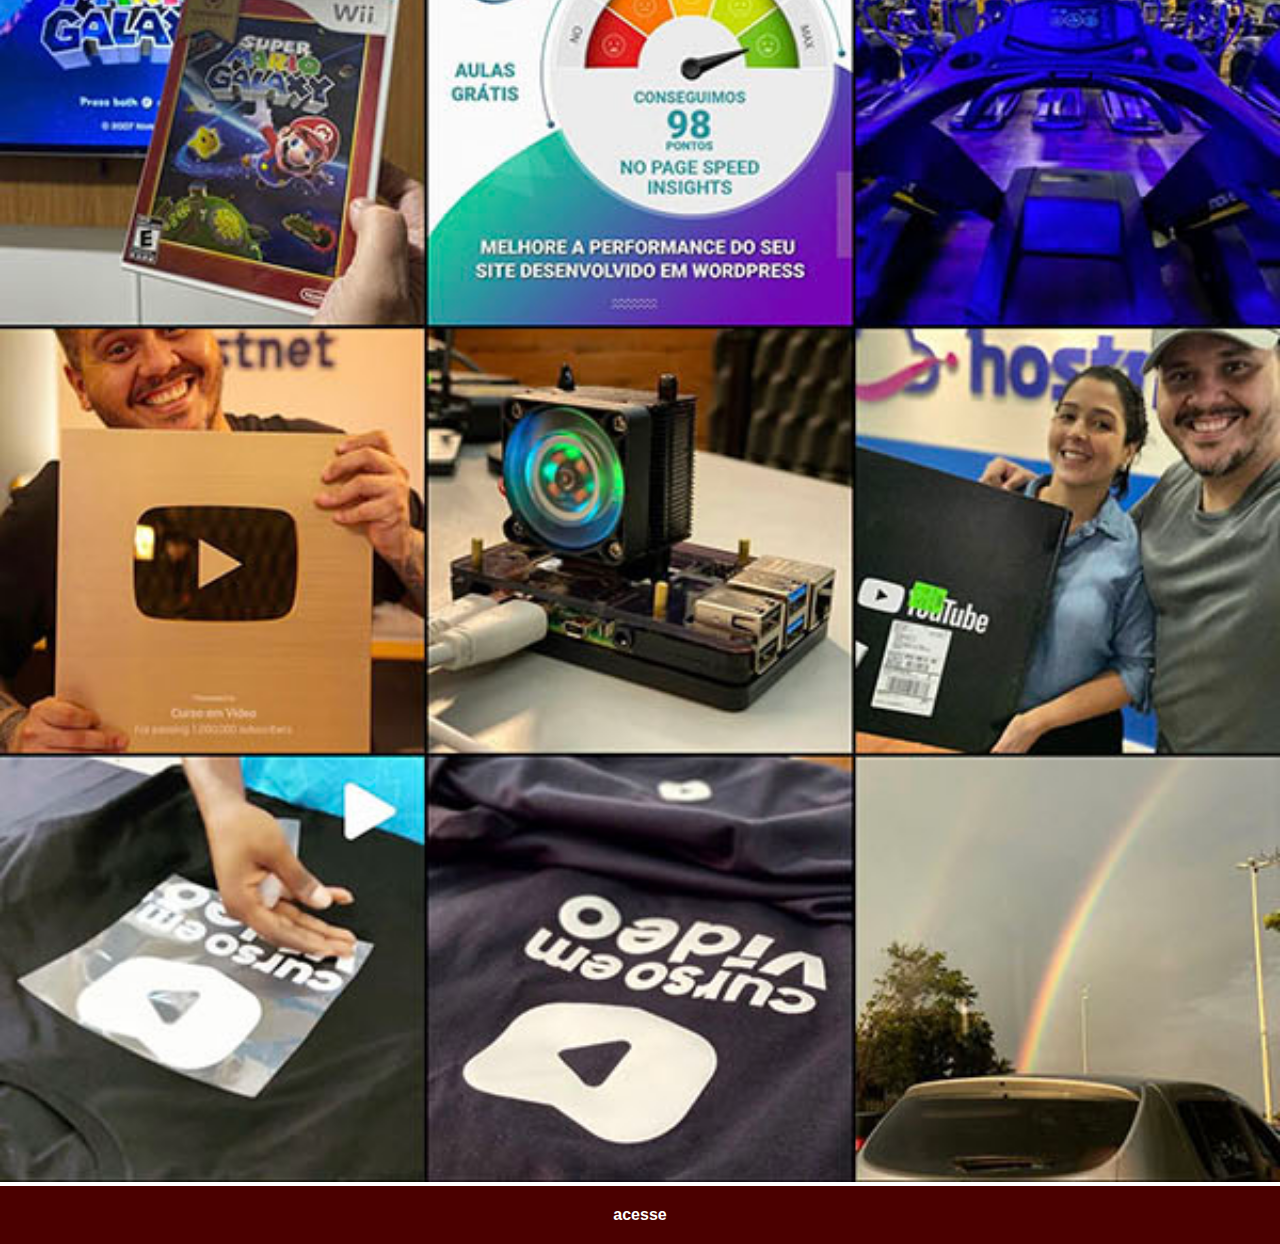
<file: instagram.html>
<!DOCTYPE html>
<html lang="pt-br">
<head>
    <meta charset="UTF-8">
    <meta name="viewport" content="width=device-width, initial-scale=1.0">
    <title>Document</title>
    <style>       
     * {
        margin: 0px;
        padding: 0px;
        font-family: Arial, Helvetica, sans-serif
      }
      img {
          width: 100vw;
      }
      ::-webkit-scrollbar {
          width: 0px;
          height: 0px;
      }
      a {
          background-color: rgb(75, 0, 0);
          color: white;
          display: block;
          padding: 20px;
          text-align: center;
          font-weight: bolder;
          text-decoration: none;
      }
      a:hover {
          background-color: red;
      }
      </style>
</head>
<body>
    <img src="projeto-redesnaoseioque/imagens/tela-instagram.jpg" alt="instagram">
    <a href="https://www.instagram.com/gustavoguanabara/" target="_blank">acesse</a>
</body>
</html>
</file>
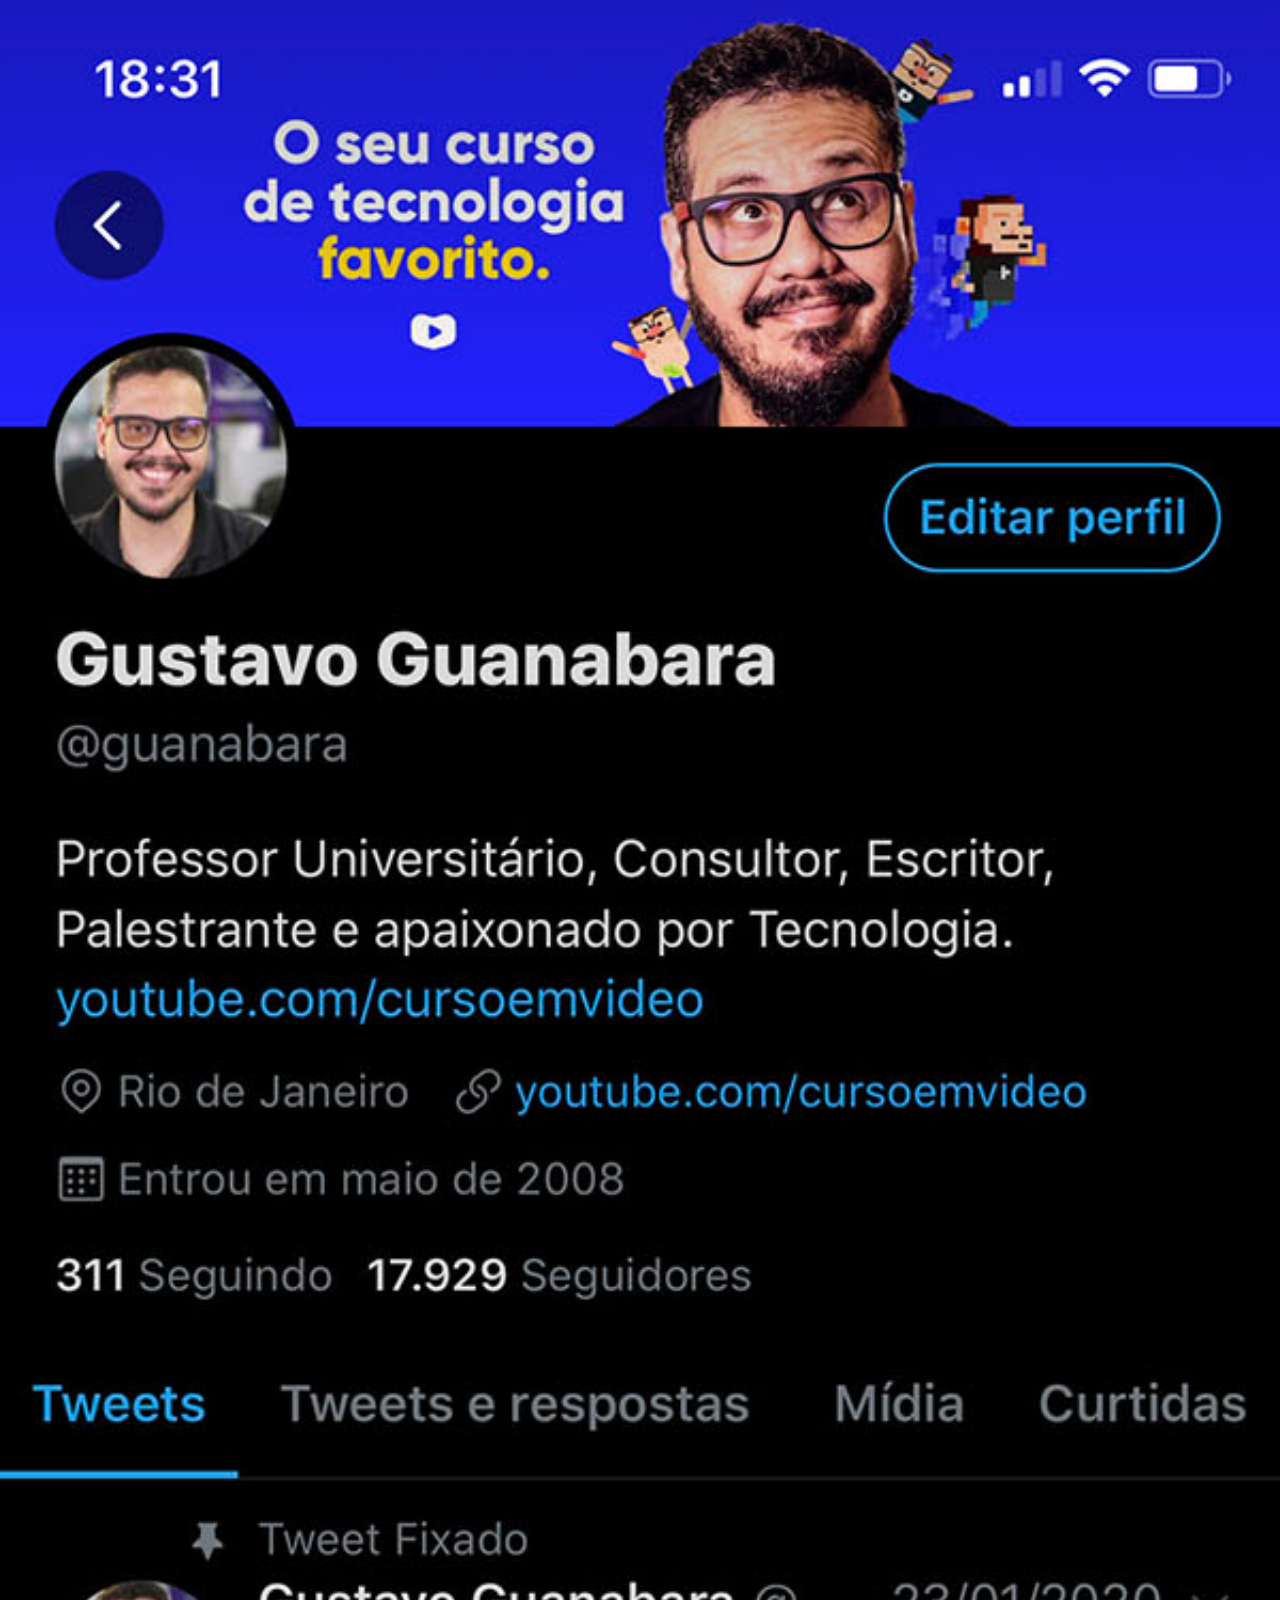
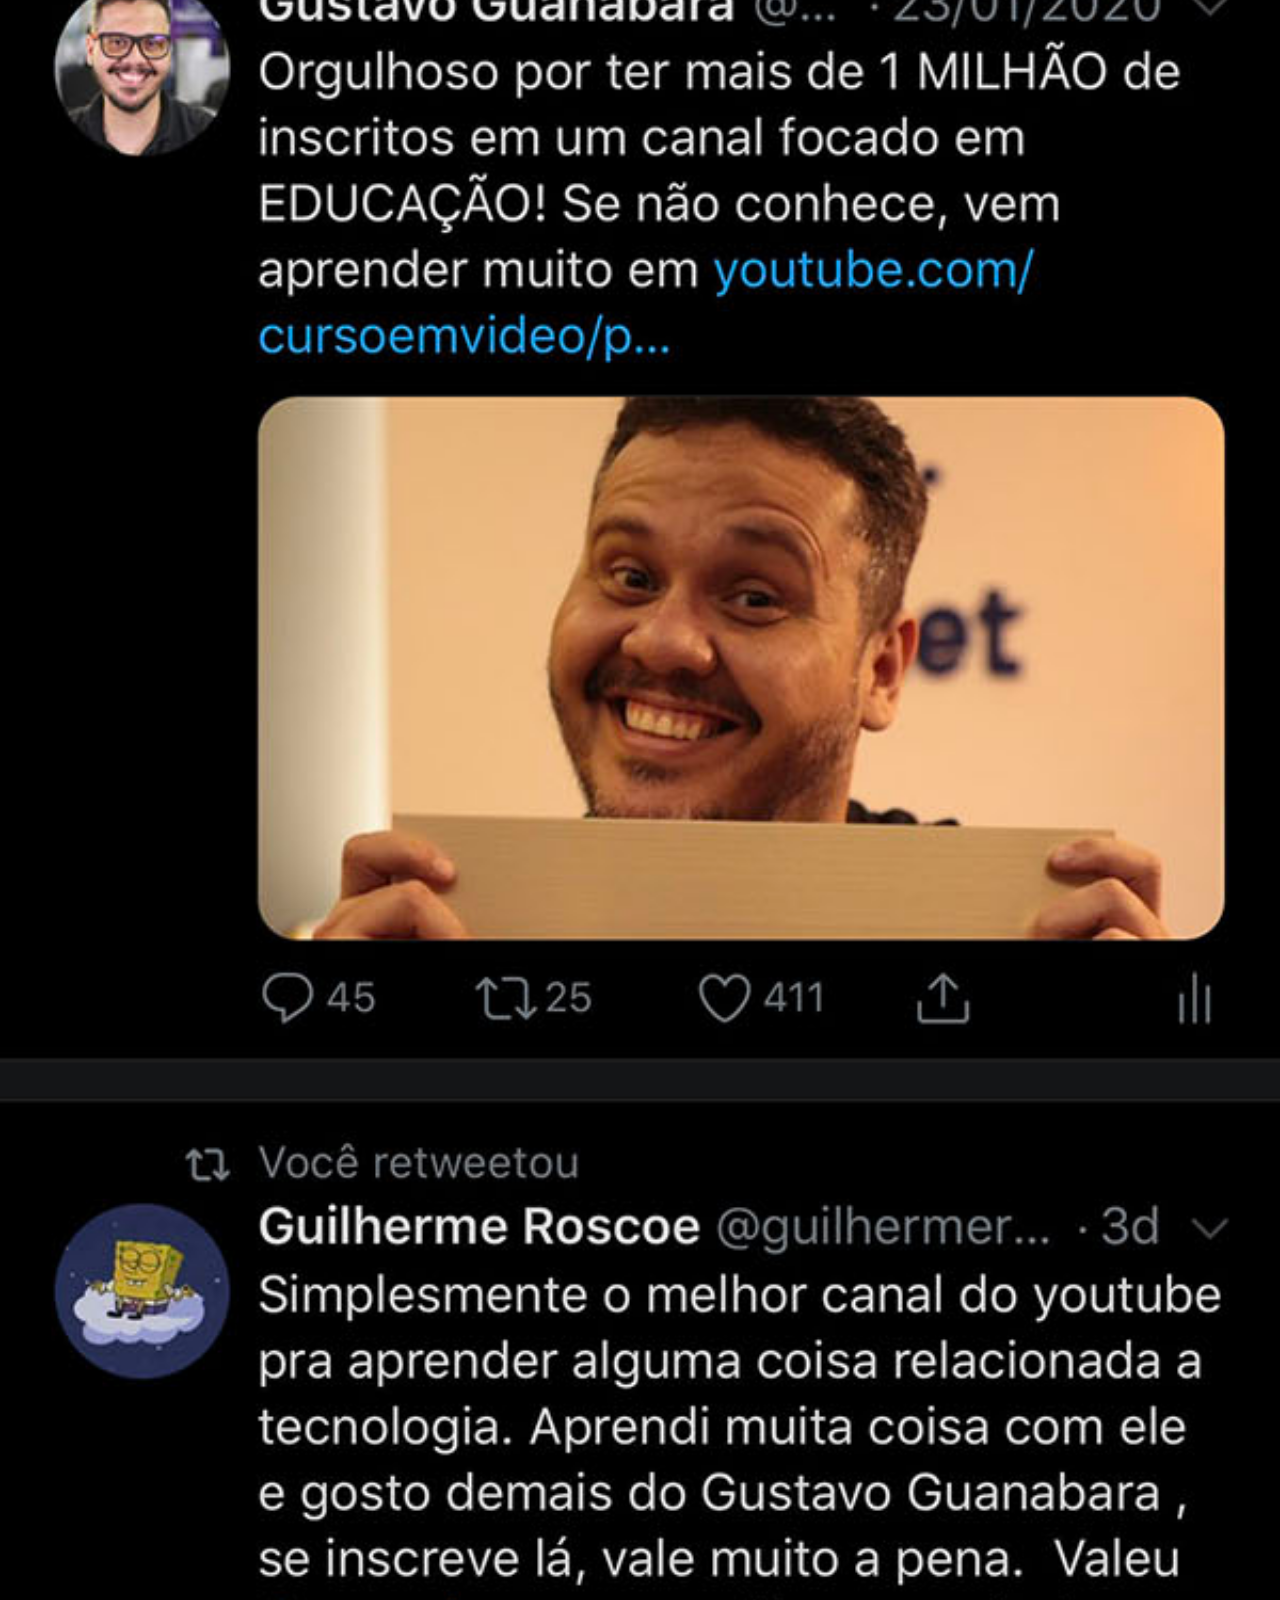
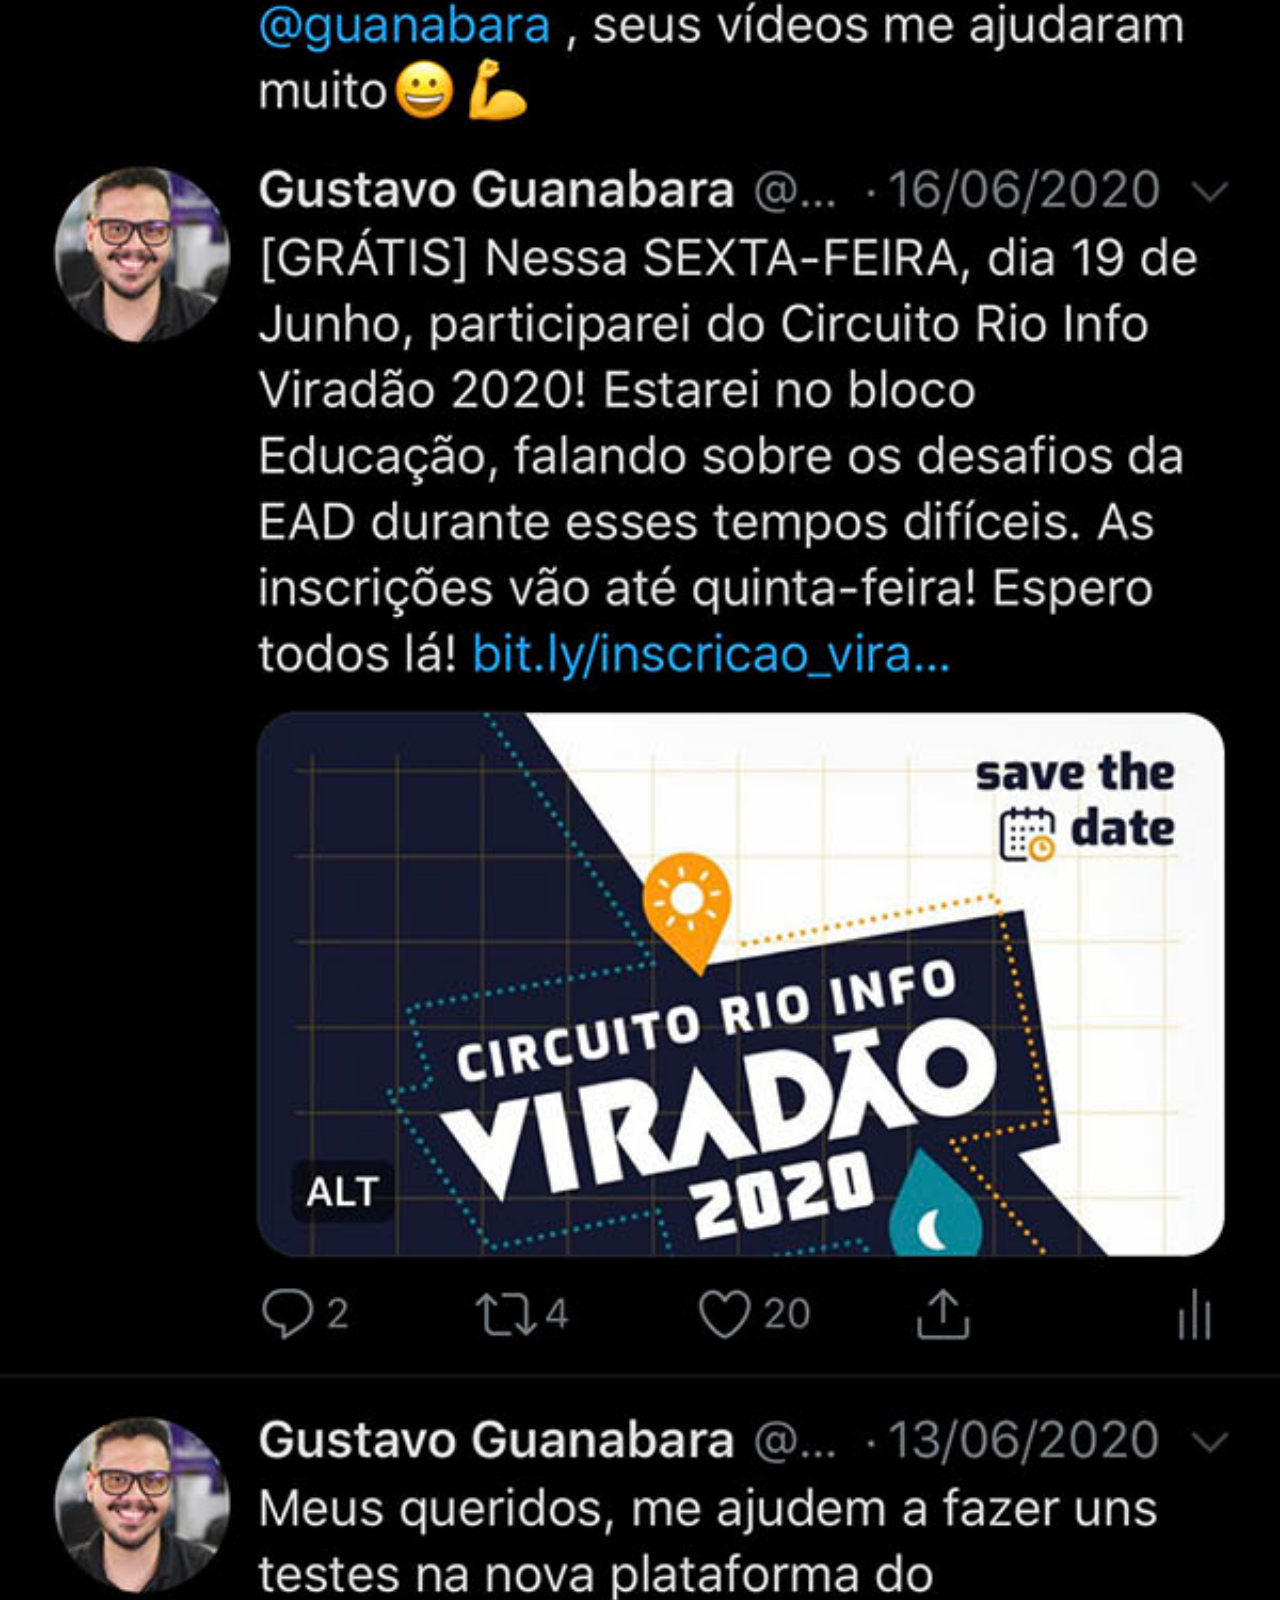
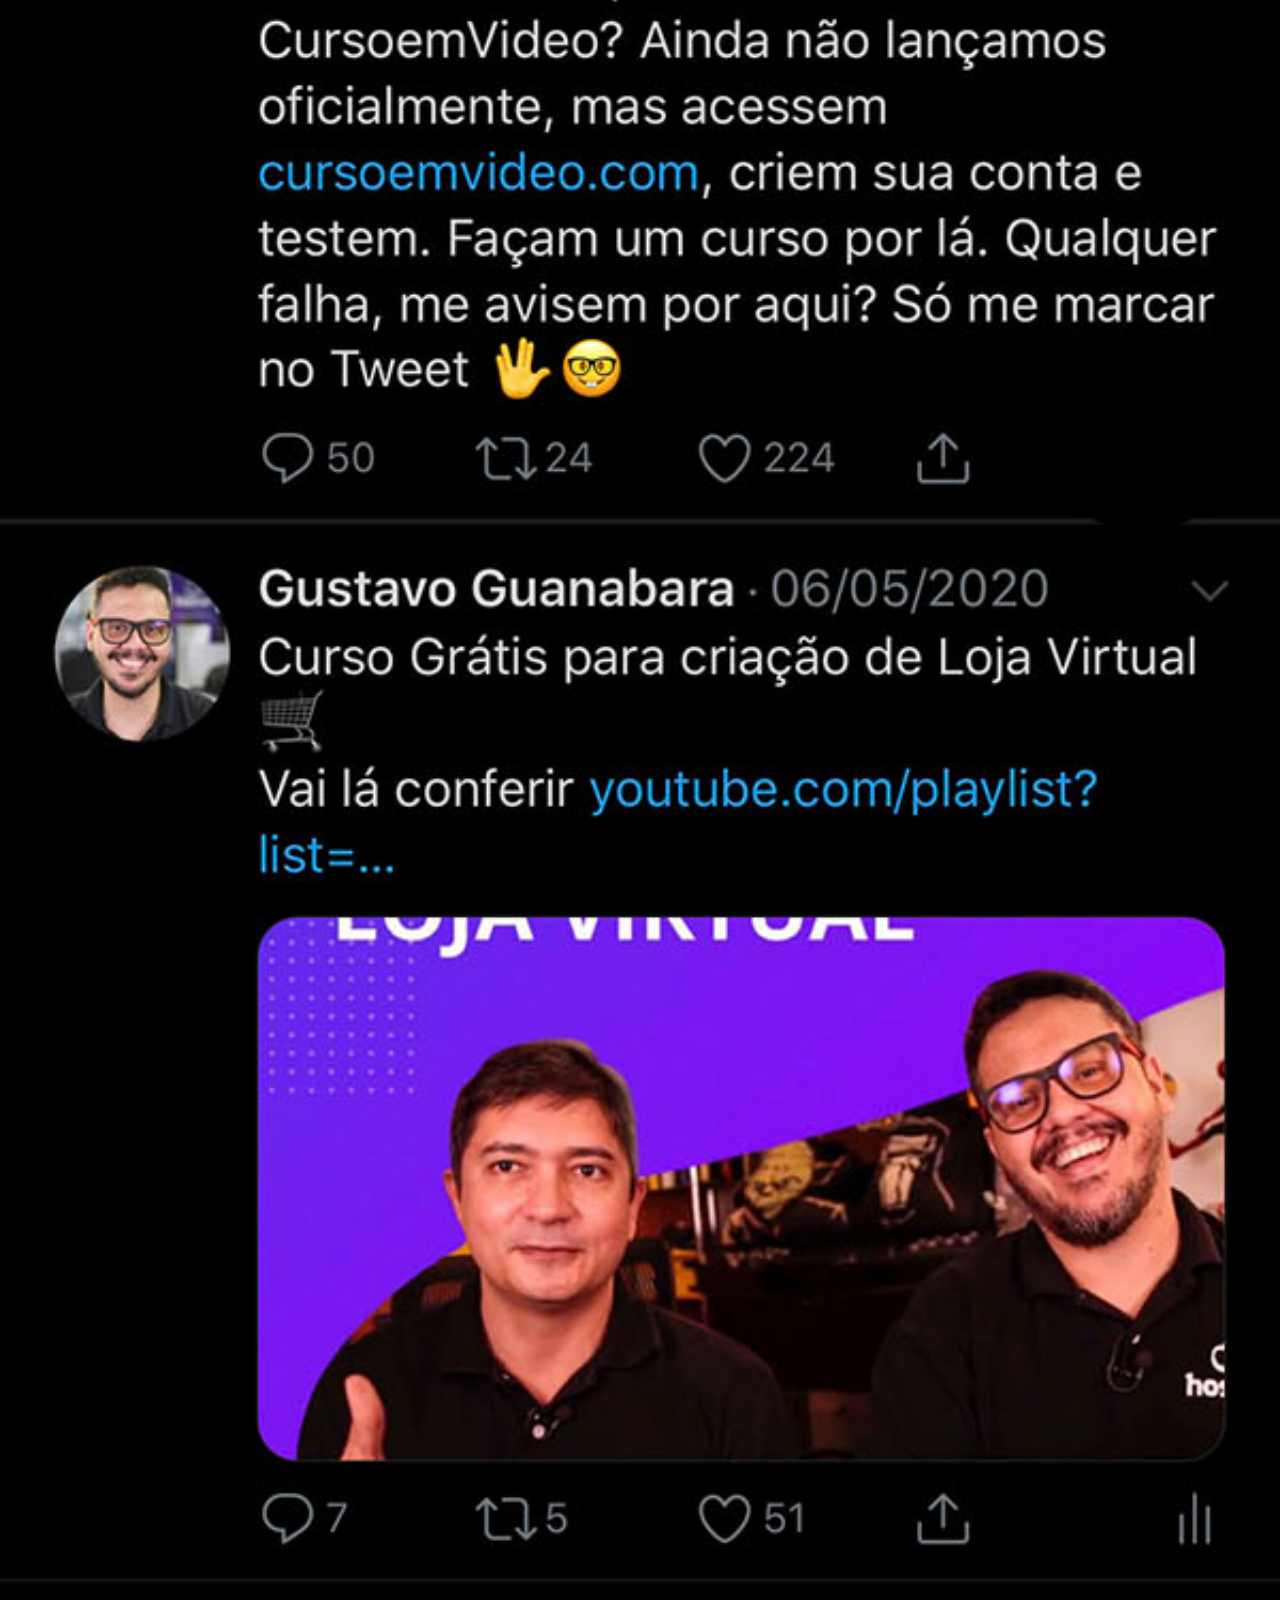
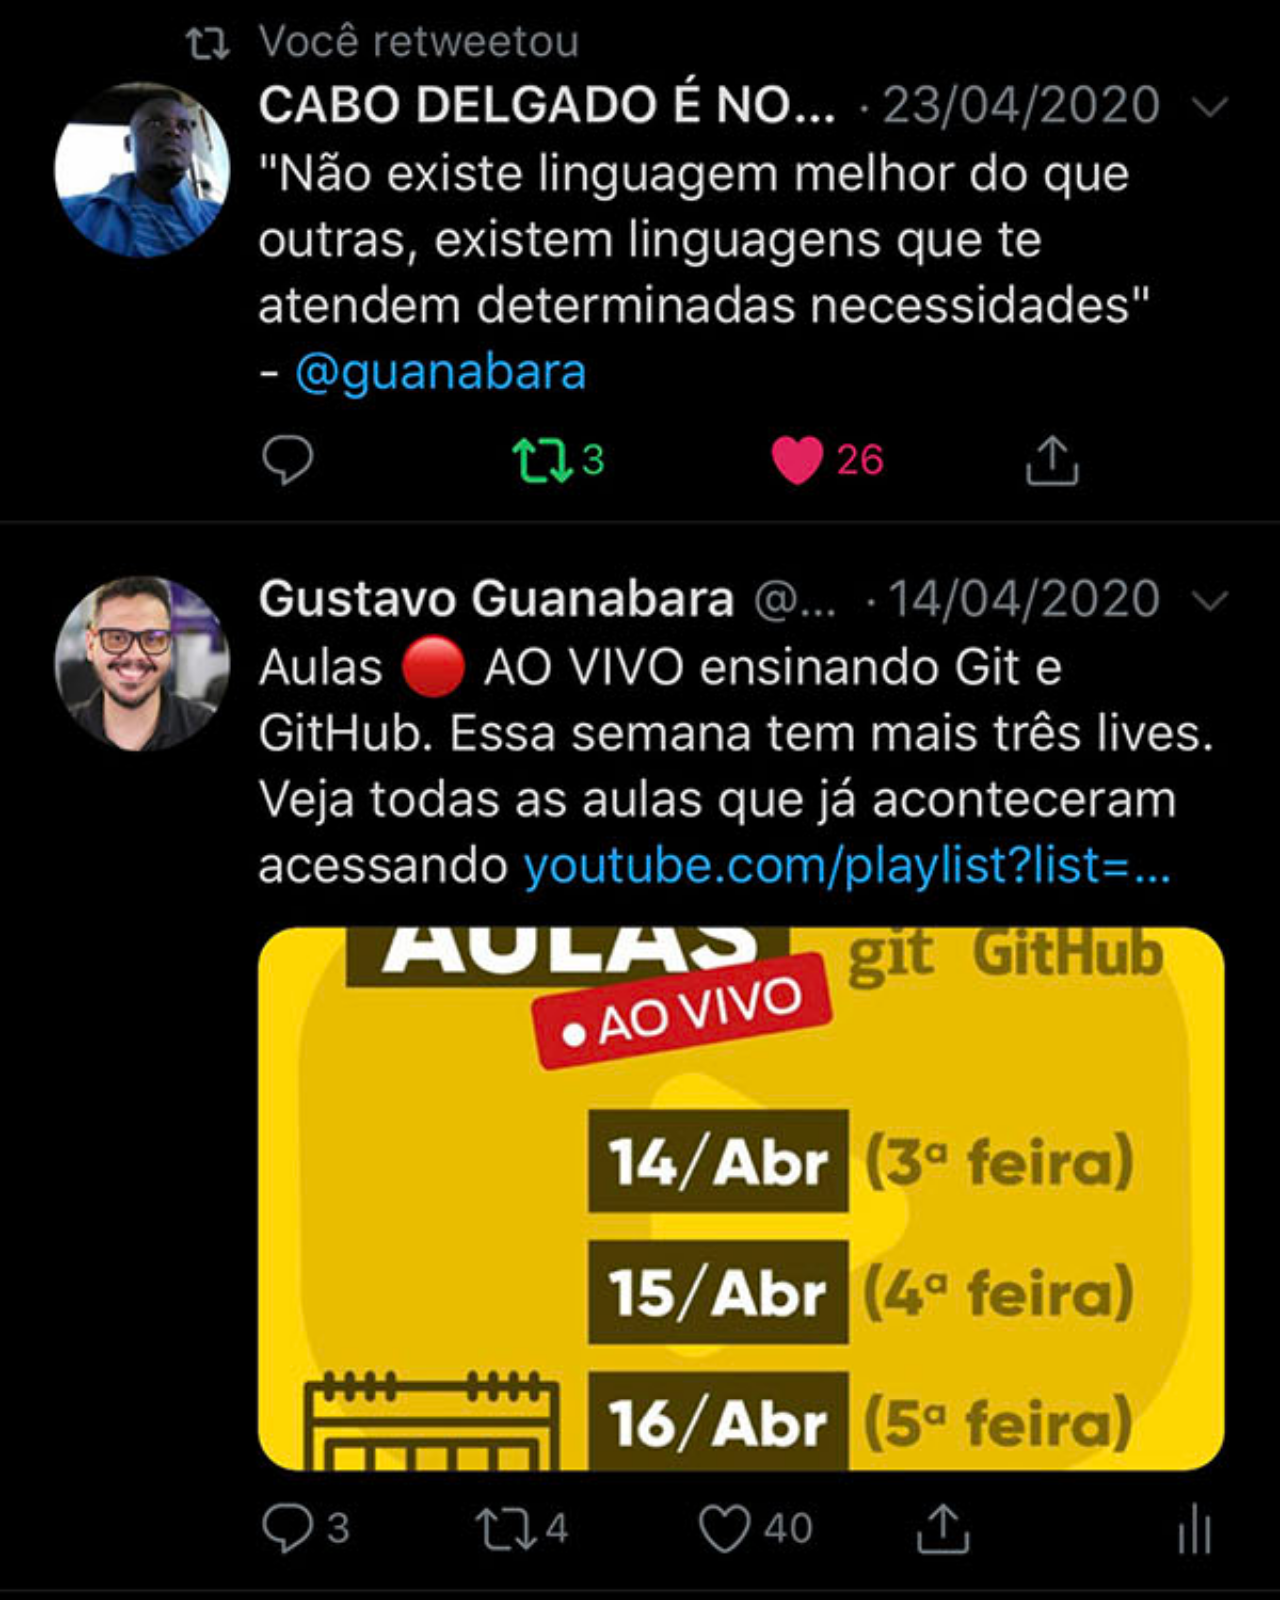
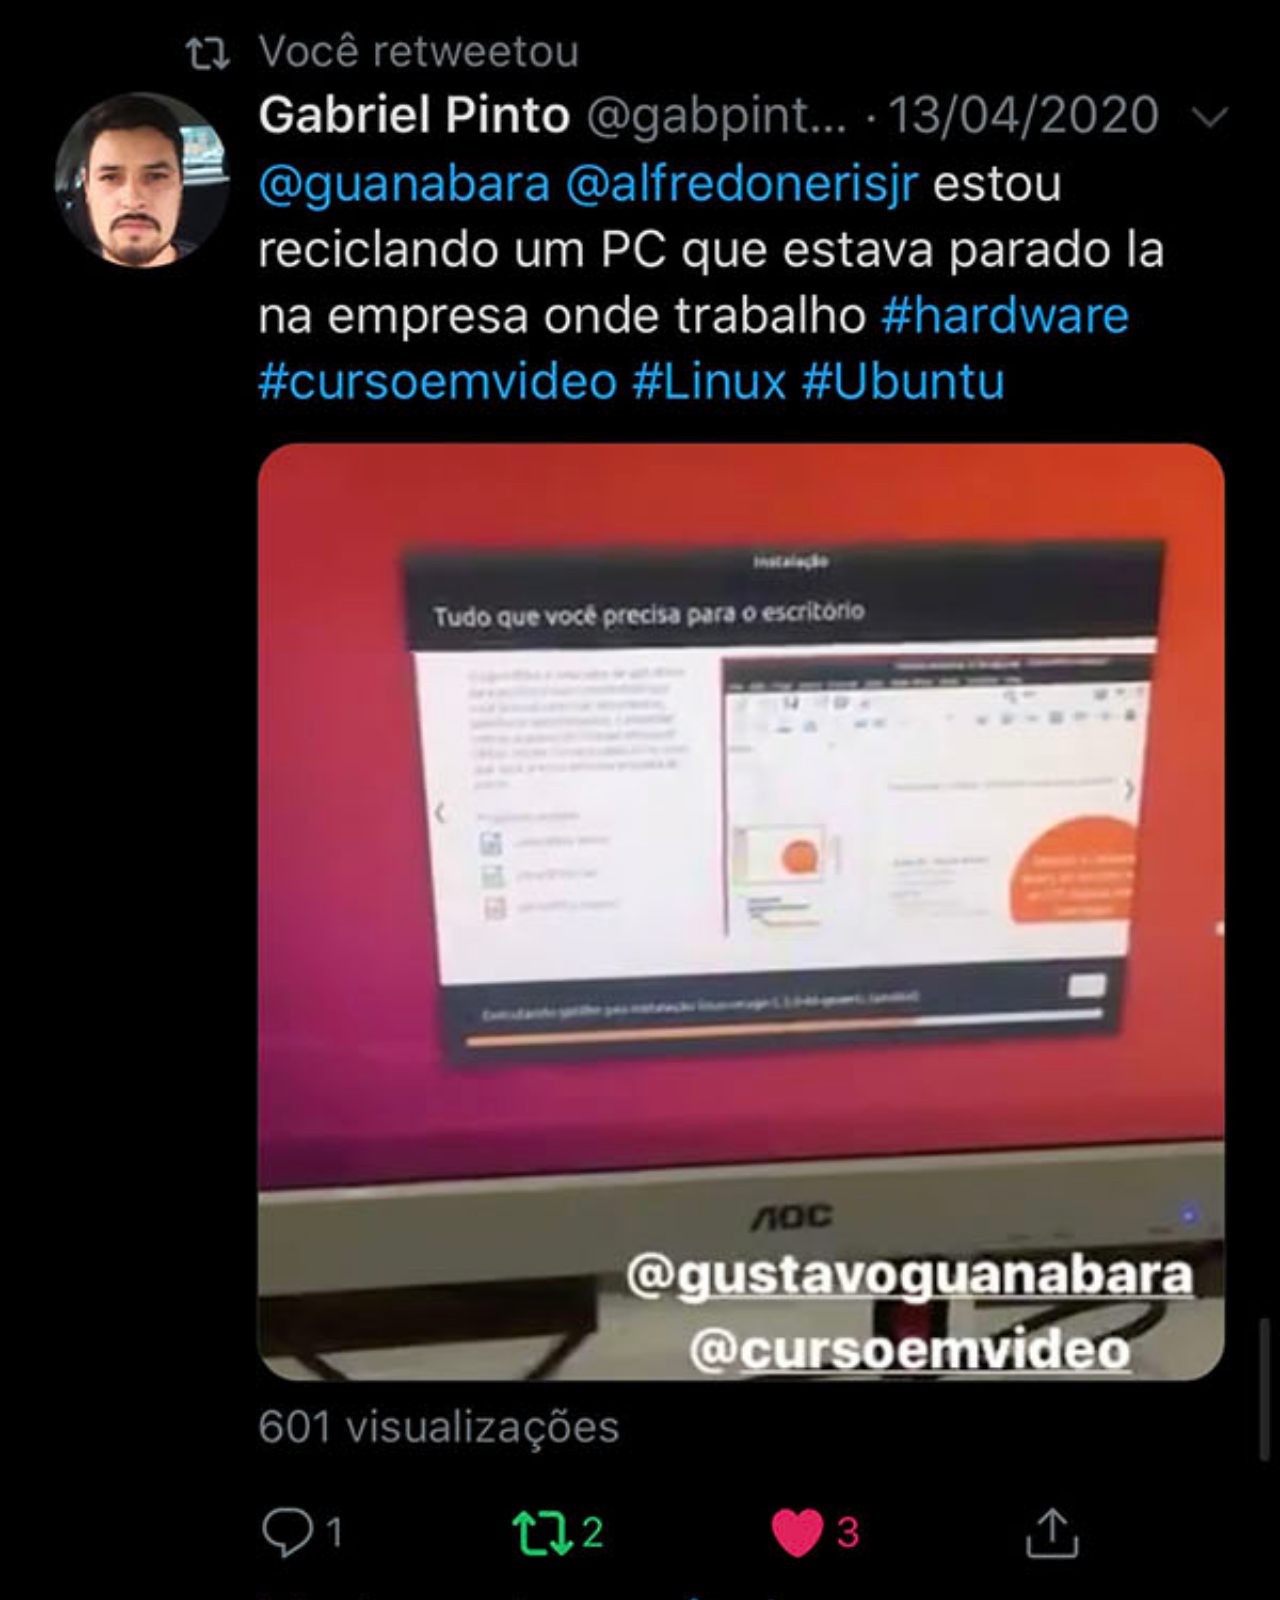
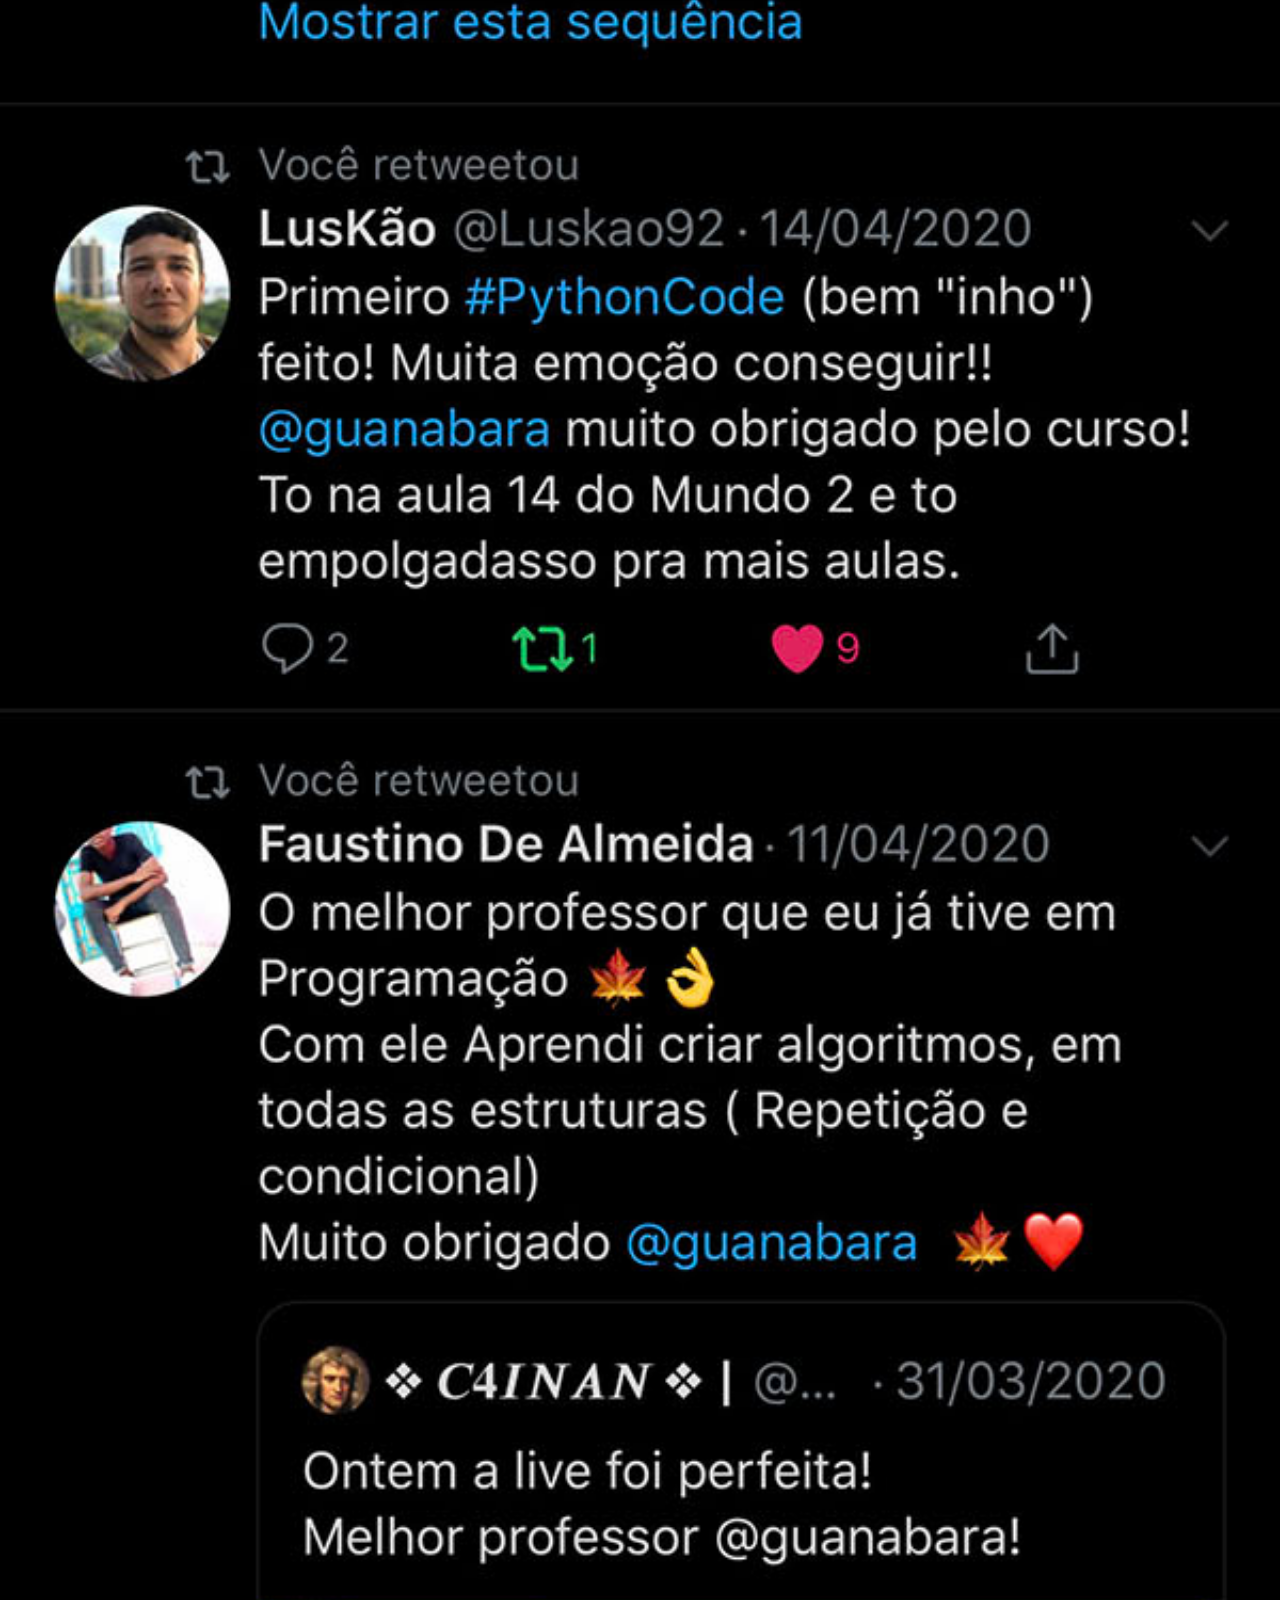
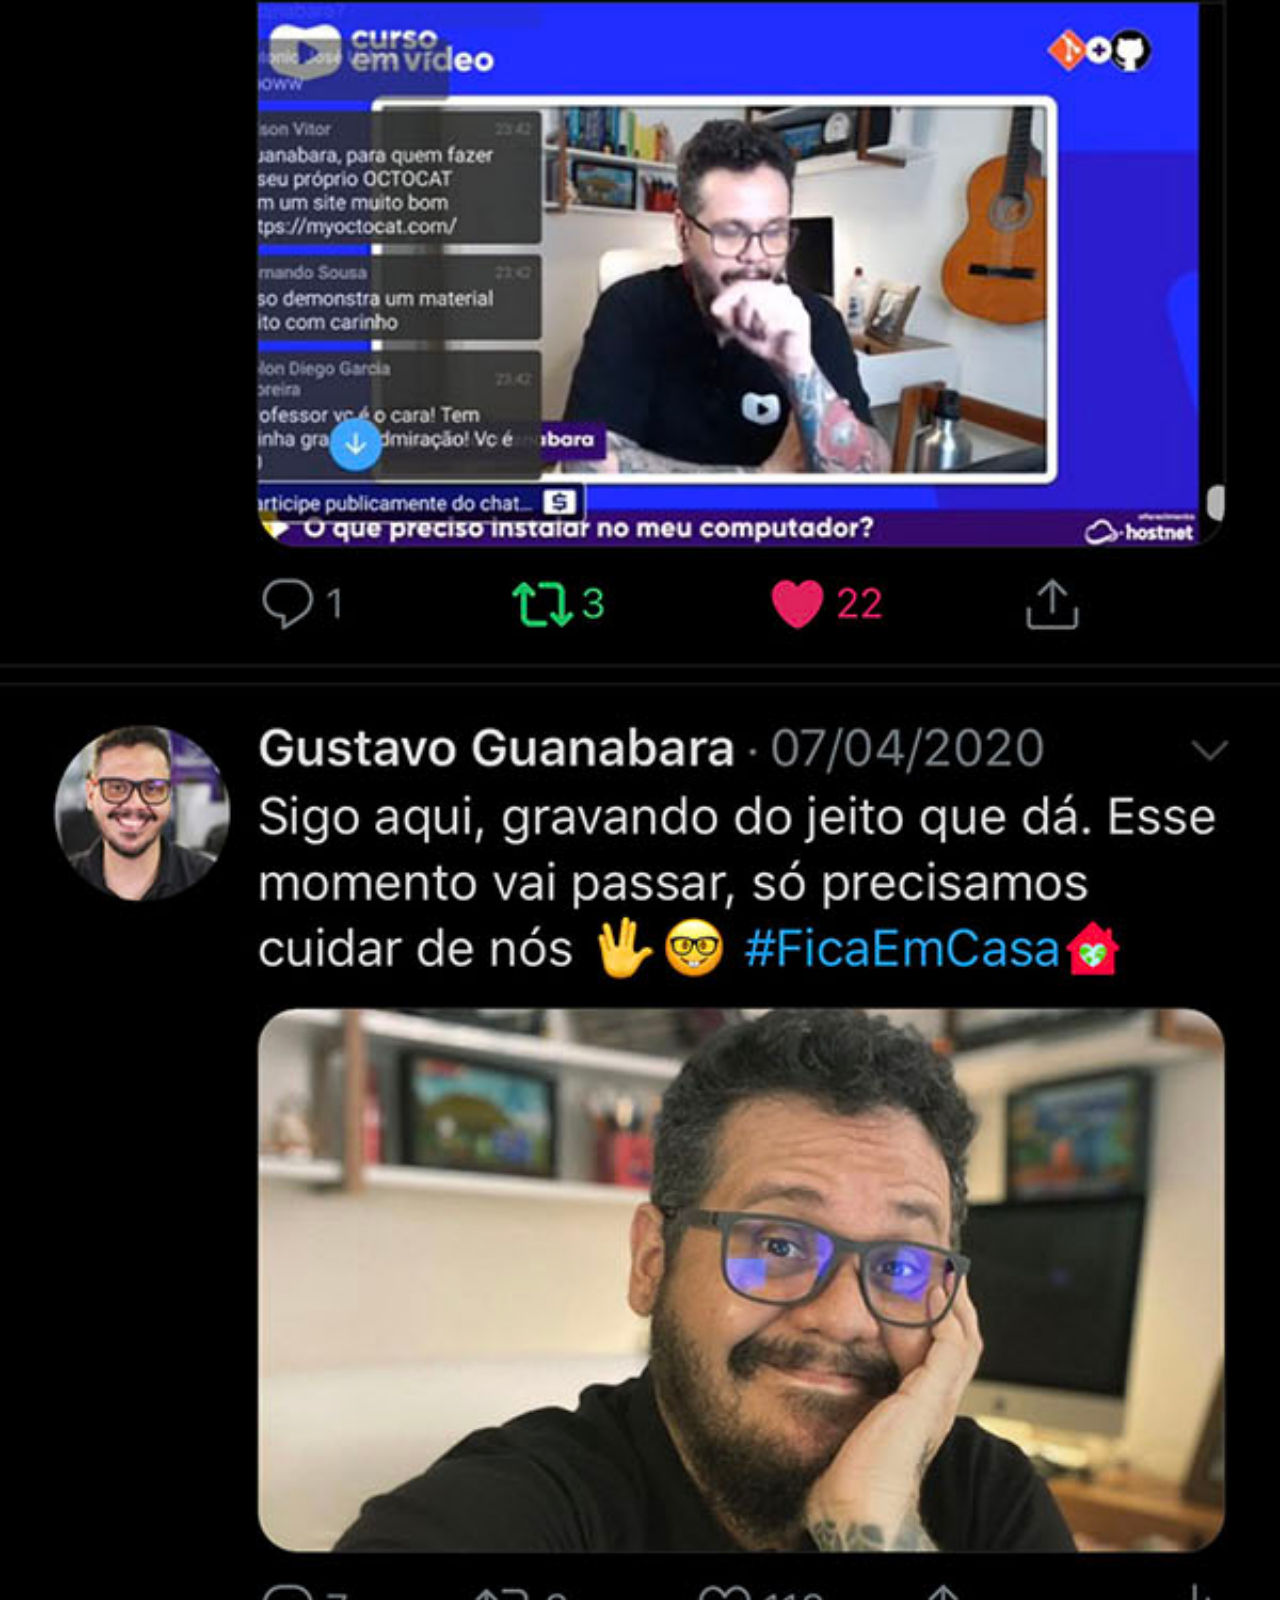
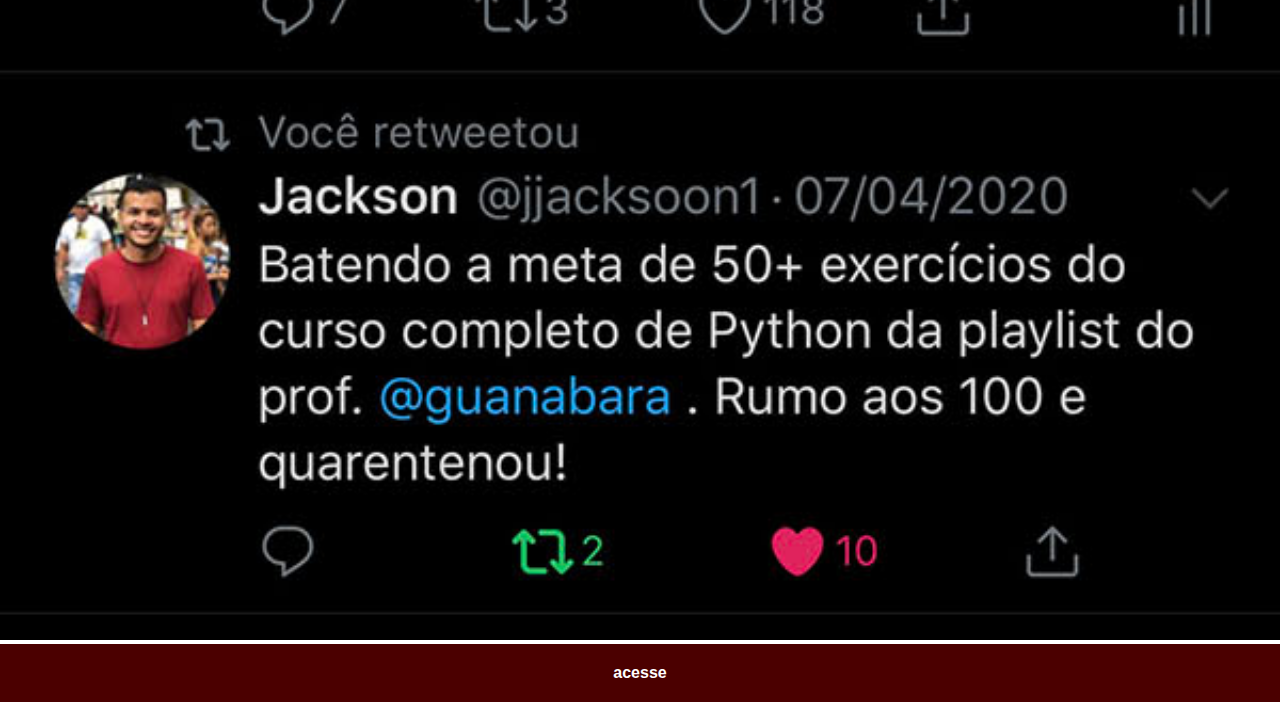
<file: twitter.html>
<!DOCTYPE html>
<html lang="pt-br">
<head>
    <meta charset="UTF-8">
    <meta name="viewport" content="width=device-width, initial-scale=1.0">
    <title>Document</title>
    <style>
    * {
        margin: 0px;
        padding: 0px;
        font-family: Arial, Helvetica, sans-serif
      }
      img {
          width: 100vw;
      }
      ::-webkit-scrollbar {
          width: 0px;
          height: 0px;
      }
      a {
          background-color: rgb(75, 0, 0);
          color: white;
          display: block;
          padding: 20px;
          text-align: center;
          font-weight: bolder;
          text-decoration: none;
      }
      a:hover {
          background-color: red;
      }
      </style>
</head>
<body>
    <img src="projeto-redesnaoseioque/imagens/tela-twitter.jpg" alt="twitter">
    <a href="https://x.com/guanabara" target="_blank">acesse</a>
</body>
</html>
</file>
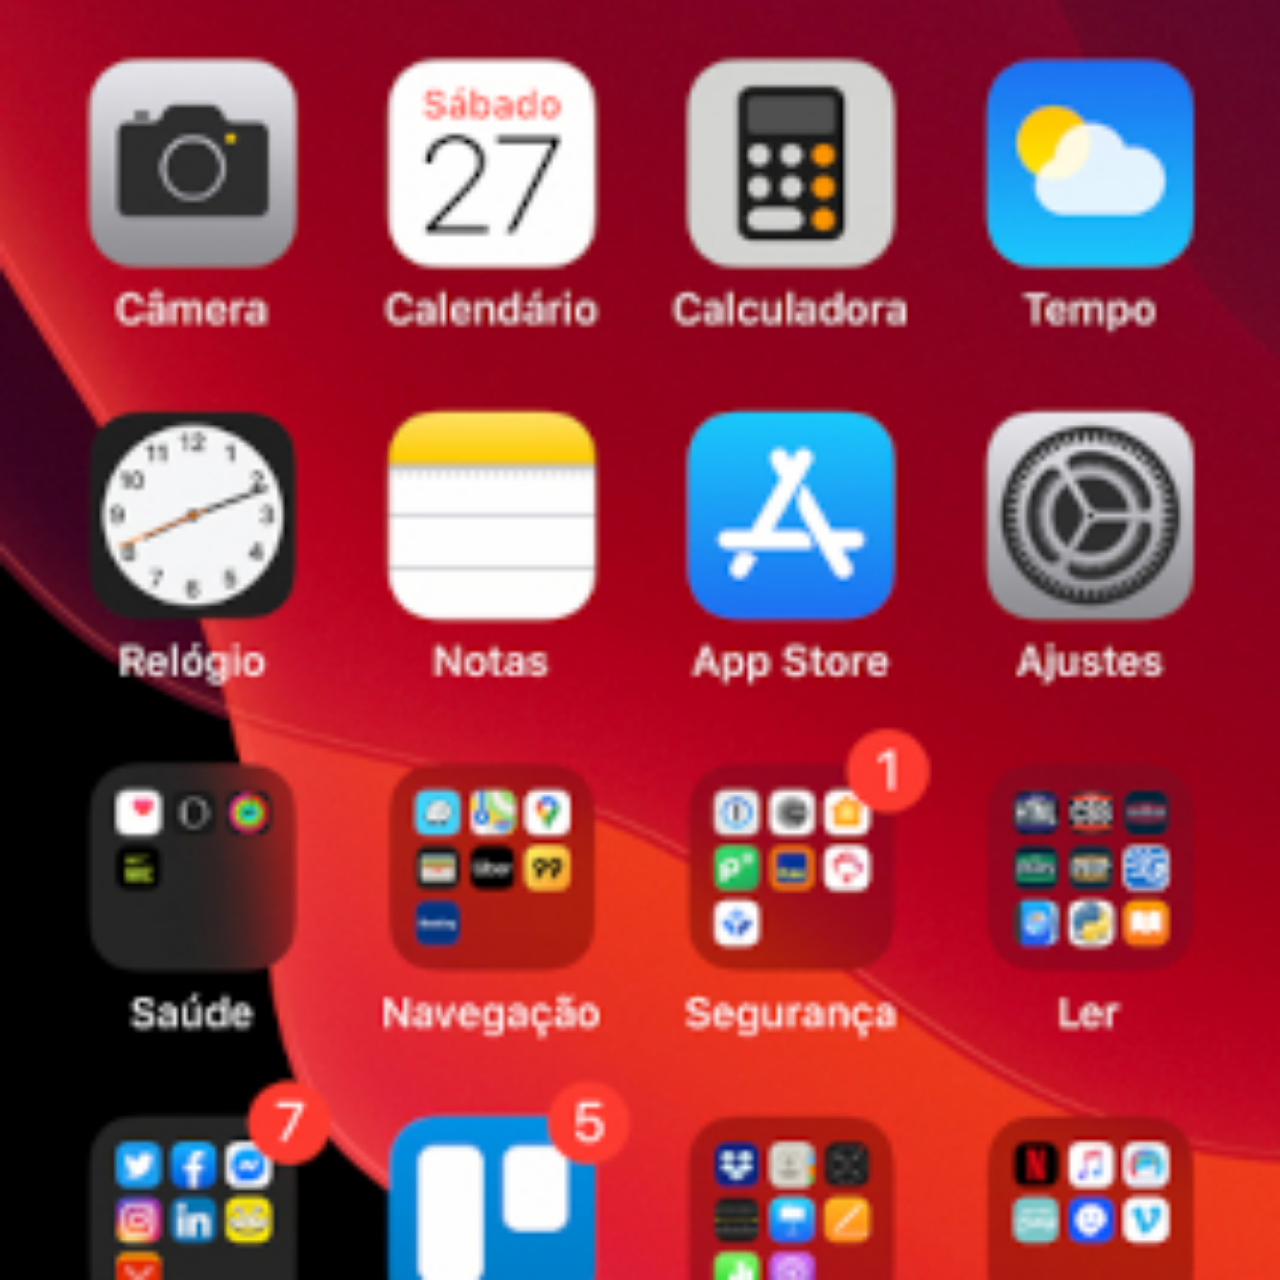
<file: projeto-redesnaoseioque/home.html>
<!DOCTYPE html>
<html lang="pt-br">
<head>
    <meta charset="UTF-8">
    <meta name="viewport" content="width=device-width, initial-scale=1.0">
    <title>home</title>
    <style>
        * {
            margin: 0px;
            padding: 0px;
        }
        body {
            width: 100vh;
            height: 100vw;
            background: black url('../projeto-redesnaoseioque/imagens/tela-home.jpg') no-repeat top center;
            background-size: cover;
        }
    </style>
</head>
<body>
    
</body>
</html>
</file>
<file: projeto-redesnaoseioque/estilos/style.css>
@charset "UTF-8";

* {
    margin: 0px;
    padding: 0px;
    font-family: Arial, Helvetica, sans-serif;
}

html, body {
    height: 100vh;
    width: 100vw;
    background-color: black;
    overflow-x: hidden;
}

body {
    background: url('../imagens/fundo-madeira.jpg') no-repeat top center;
    background-size: cover;
    background-attachment: fixed;
}

main {
    height: 100vh;
    position: relative;
}

section#redes-sociais {
    text-align: right;
}

section#redes-sociais img {
    width: 50px;
    margin: 10px;
    border-radius: 50%;
    box-shadow: 2px 2px 5px rgba(0, 0, 0, 0.400);
    box-sizing: border-box;
}

section#redes-sociais img:hover {
    border: 2px solid rgba(255, 255, 255, 0.637);
    transform: translate(-3px, -3px);
    box-shadow: 4px 4px 9px rgba(0, 0, 0, 0.623);
    transition: transform .1s border 4s;
}

section#telefone {
    left: 50%;
    top: 50%;
    transform: translate(-50%, -50%); /* Corrigido com a vírgula */

    height: 627px;
    width: 311px;
    position: absolute;
    background: url('../imagens/frame-iphone.png') no-repeat center center;
    background-size: contain;
}
iframe#tela {
    position: relative;
    top: 80px;
    left: 22px;
    width: 267px;
    height: 471px;
}
</file>
